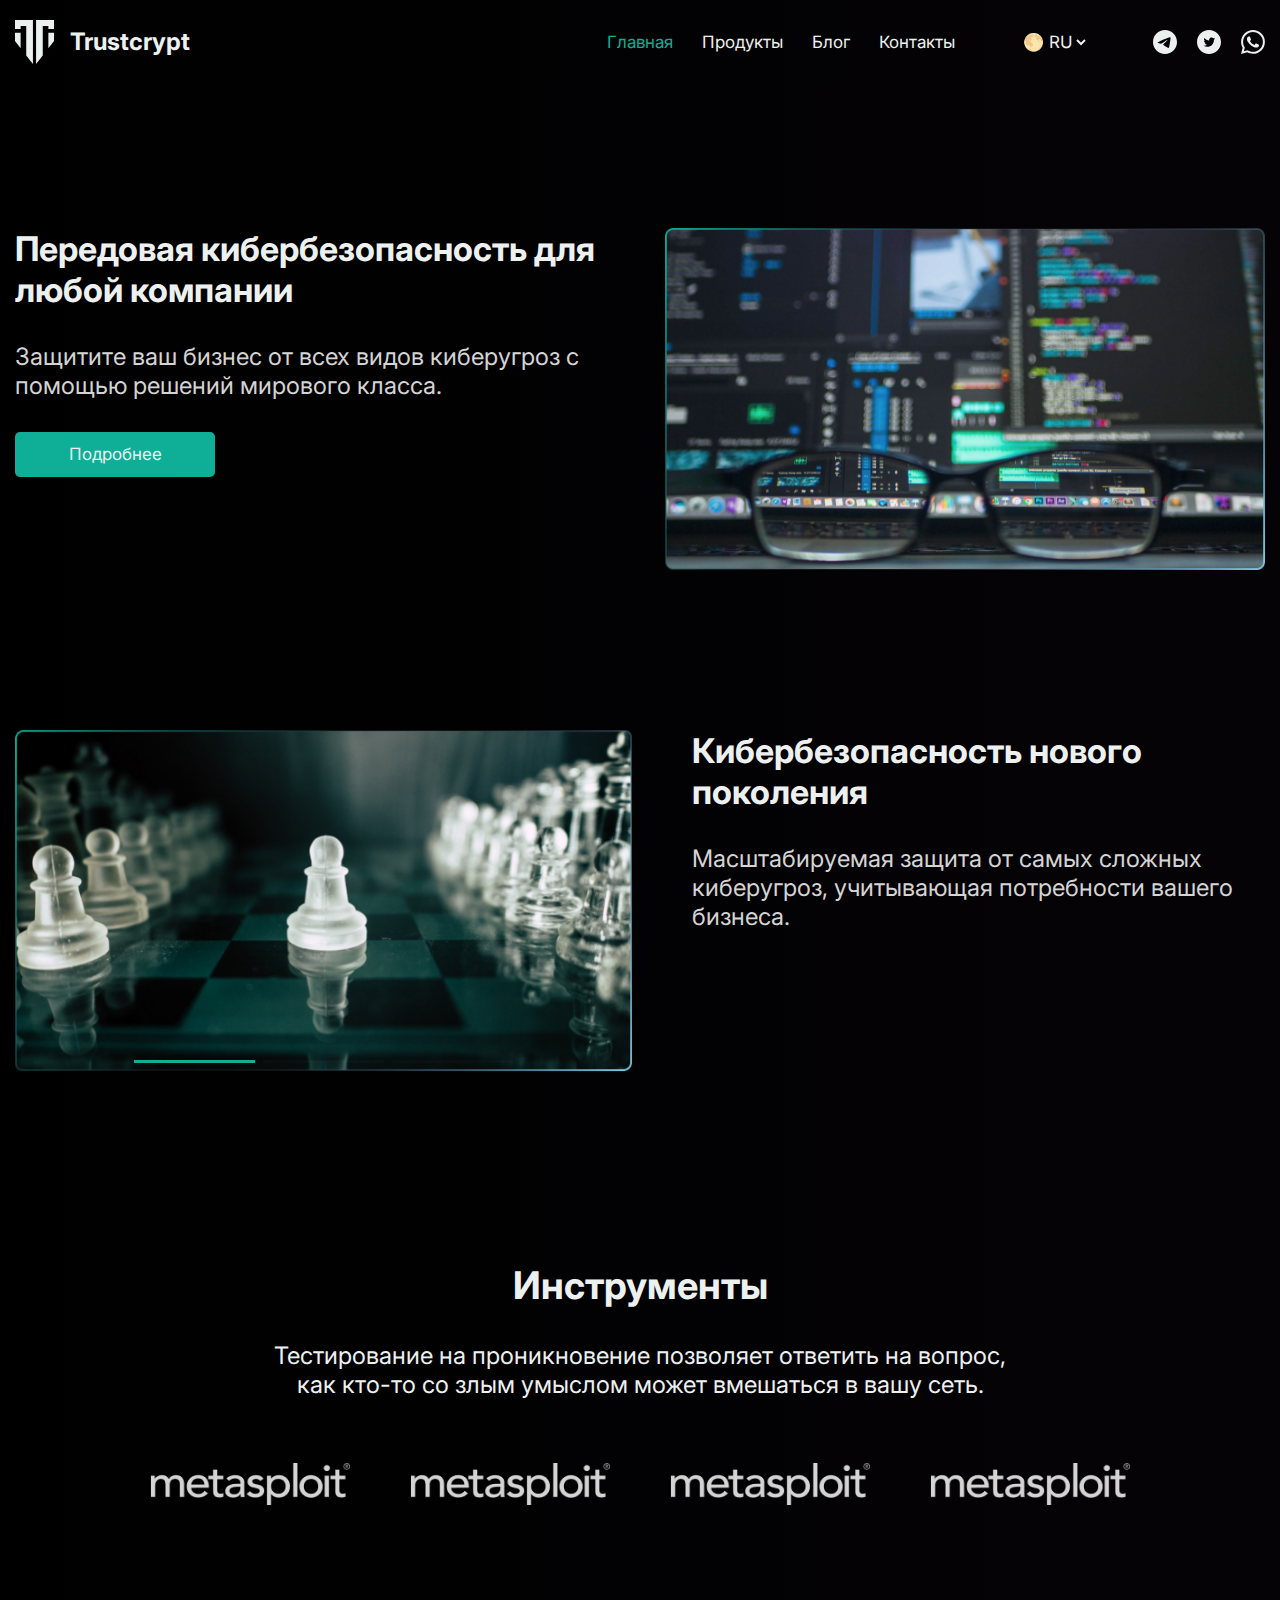
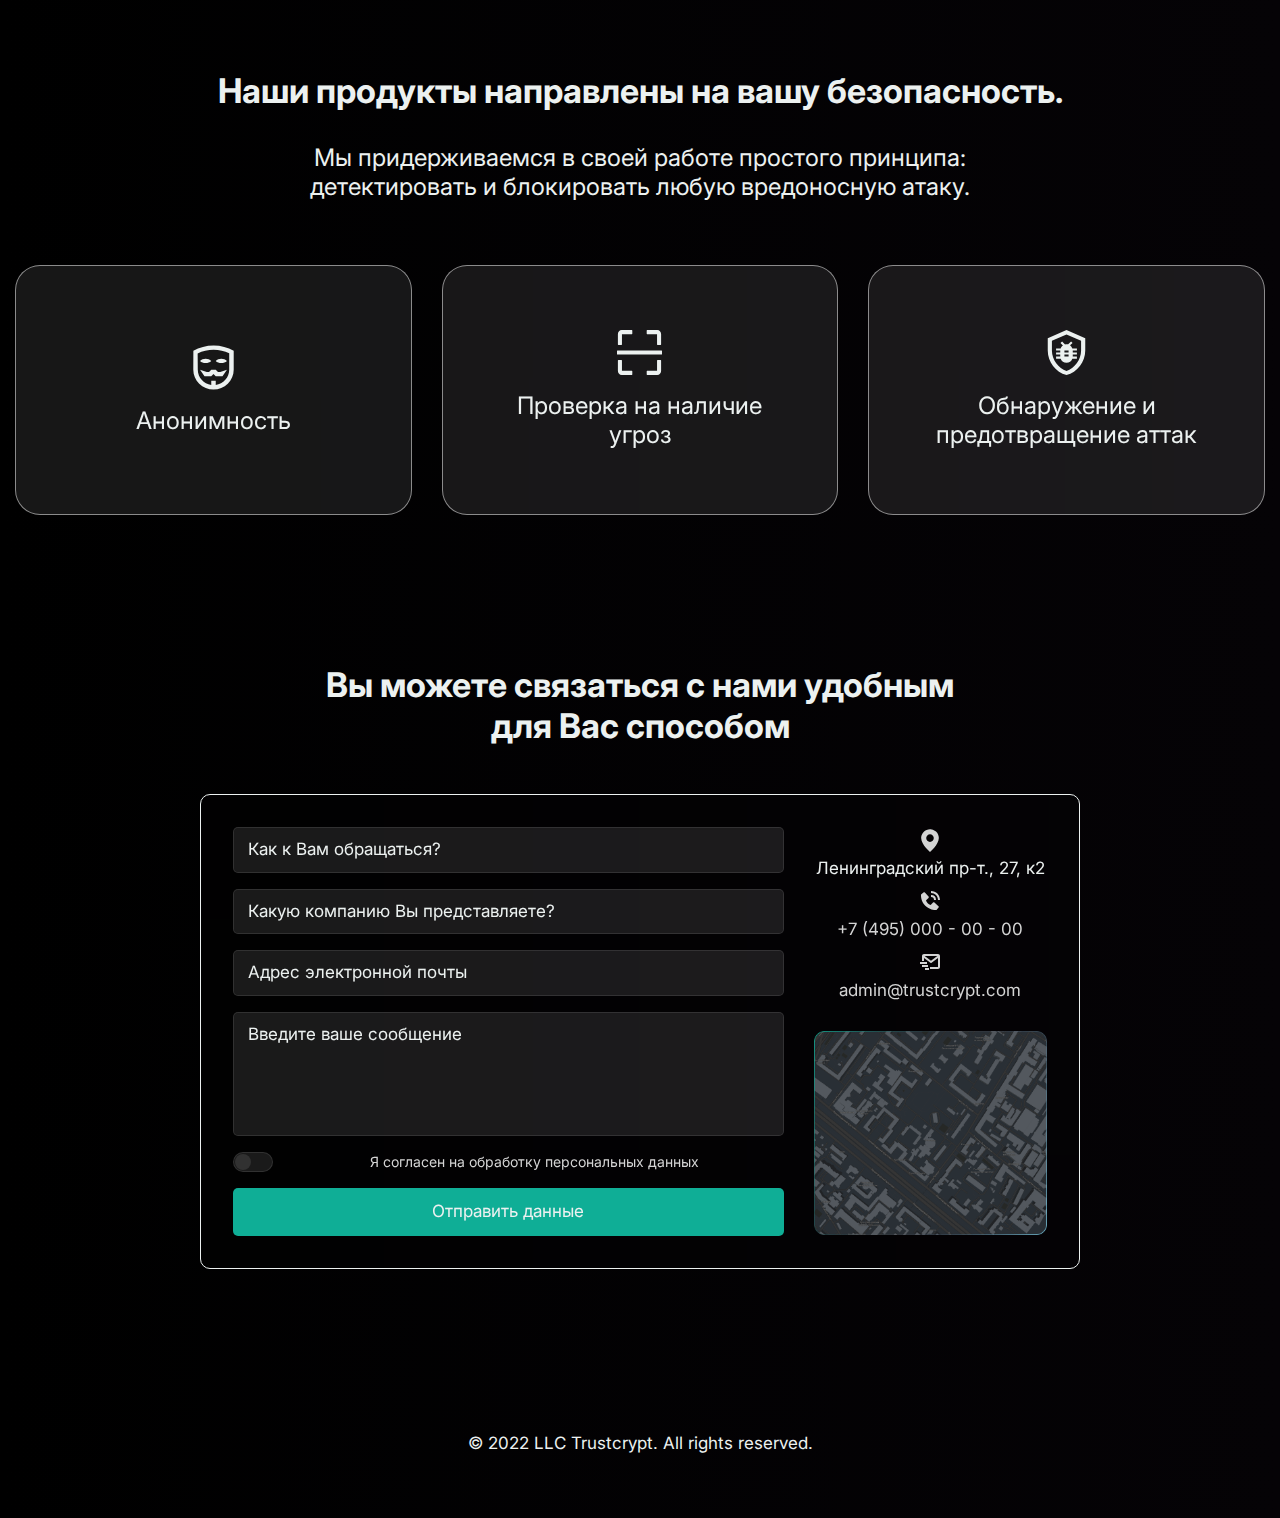
<file: index.html>
<!DOCTYPE html>
<html lang="en">
<head>
    <meta charset="UTF-8">
    <meta http-equiv="X-UA-Compatible" content="IE=edge">
    <meta name="viewport" content="width=device-width, initial-scale=1.0">
    <link rel="icon" type="image/png" href="img/icon.png">
    <link rel="preconnect" href="https://fonts.googleapis.com">
    <link rel="preconnect" href="https://fonts.gstatic.com" crossorigin>
    <link href="https://fonts.googleapis.com/css2?family=Inter:wght@400;700&display=swap" rel="stylesheet">
    <link rel="stylesheet" href="https://cdn.jsdelivr.net/npm/swiper@9/swiper-bundle.min.css"/>
    <link rel="stylesheet" href="css/normalize.css">
    <link rel="stylesheet" href="css/style.css">
    <!-- box-icons -->
    <link href='https://unpkg.com/boxicons@2.1.4/css/boxicons.min.css' rel='stylesheet'>
    <title>Home - TrustCrypt</title>
</head>
<body>
<!-- wrapper -->
    <div class="wrapper">
        <!-- header -->
        <header class="header">
            <div class="container">
                <nav class="nav">
                    <div class="nav__logo">
                        <img src="img/logo.svg" alt="logo" class="logo__img">
                        <h1 class="logo__text">
                            Trustcrypt
                        </h1>
                    </div>
                    <div class="nav__inner">
                        <div class="nav__menu">
                            <ul class="nav__list">
                                <li class="nav__item">
                                    <a href="index.html" class="nav__link nav__link--active">
                                            Главная
                                    </a>
                                </li>
                                <li class="nav__item">
                                    <a href="catalog_product.html" class="nav__link">
                                            Продукты
                                    </a>
                                </li>
                                <li class="nav__item">
                                    <a href="catalog_blog.html" class="nav__link">
                                            Блог
                                    </a>
                                </li>
                                <li class="nav__item">
                                    <a href="contacts.html" class="nav__link">
                                            Контакты
                                    </a>
                                </li>
                            </ul>
                        </div>
                        <div class="nav__select">
                            <div class="select__custom">
                                <select class="select__list">
                                    <option value="0" class="select__option">
                                        &#127765; RU
                                    </option>
                                    <option value="1" class="select__option">
                                        &#127758; AE
                                    </option>
                                    <option value="2" class="select__option">
                                        &#127761; UK
                                    </option>
                                </select>
                            </div>
                        </div>
                        <div class="nav__social">
                            <ul class="social__list">
                                <li class="social__item">
                                    <a href="https://t.me/TrustCryptBlog" class="social__link" target="_blank">
                                        <svg width="24" height="24" viewBox="0 0 24 24" fill="currentColor" xmlns="http://www.w3.org/2000/svg">
                                            <path d="M12 0C5.376 0 0 5.376 0 12C0 18.624 5.376 24 12 24C18.624 24 24 18.624 24 12C24 5.376 18.624 0 12 0ZM17.568 8.16C17.388 10.056 16.608 14.664 16.212 16.788C16.044 17.688 15.708 17.988 15.396 18.024C14.7 18.084 14.172 17.568 13.5 17.124C12.444 16.428 11.844 15.996 10.824 15.324C9.636 14.544 10.404 14.112 11.088 13.416C11.268 13.236 14.34 10.44 14.4 10.188C14.4083 10.1498 14.4072 10.1102 14.3968 10.0726C14.3863 10.0349 14.3668 10.0004 14.34 9.972C14.268 9.912 14.172 9.936 14.088 9.948C13.98 9.972 12.3 11.088 9.024 13.296C8.544 13.62 8.112 13.788 7.728 13.776C7.296 13.764 6.48 13.536 5.868 13.332C5.112 13.092 4.524 12.96 4.572 12.54C4.596 12.324 4.896 12.108 5.46 11.88C8.964 10.356 11.292 9.348 12.456 8.868C15.792 7.476 16.476 7.236 16.932 7.236C17.028 7.236 17.256 7.26 17.4 7.38C17.52 7.476 17.556 7.608 17.568 7.704C17.556 7.776 17.58 7.992 17.568 8.16Z" />
                                        </svg>
                                    </a>
                                </li>
                                <li class="social__item">
                                    <a href="https://twitter.com/keklick1337" class="social__link" target="_blank">
                                        <svg width="24" height="24" viewBox="0 0 24 24" fill="currentColor" xmlns="http://www.w3.org/2000/svg">
                                            <path d="M12 0C5.3725 0 0 5.3725 0 12C0 18.6275 5.3725 24 12 24C18.6275 24 24 18.6275 24 12C24 5.3725 18.6275 0 12 0ZM16.8813 9.83C16.8862 9.9325 16.8875 10.035 16.8875 10.135C16.8875 13.26 14.5113 16.8612 10.1638 16.8612C8.87912 16.8634 7.62121 16.4944 6.54125 15.7987C6.725 15.8212 6.91375 15.83 7.105 15.83C8.2125 15.83 9.23125 15.4538 10.04 14.8188C9.54715 14.8091 9.06959 14.6459 8.67389 14.3519C8.27819 14.0579 7.98406 13.6478 7.8325 13.1788C8.18644 13.2461 8.55106 13.2319 8.89875 13.1375C8.36381 13.0293 7.88275 12.7395 7.53714 12.3171C7.19152 11.8947 7.00263 11.3658 7.0025 10.82V10.7913C7.32125 10.9675 7.68625 11.075 8.07375 11.0875C7.57225 10.7537 7.21723 10.2408 7.08131 9.65392C6.94538 9.06699 7.03881 8.45032 7.3425 7.93C7.93619 8.66 8.67658 9.25718 9.51571 9.68289C10.3548 10.1086 11.274 10.3533 12.2137 10.4012C12.0943 9.89414 12.1457 9.36176 12.36 8.88688C12.5743 8.412 12.9395 8.02124 13.3988 7.77533C13.8582 7.52942 14.3858 7.44215 14.8999 7.52709C15.4139 7.61203 15.8855 7.86441 16.2412 8.245C16.7702 8.14034 17.2775 7.94632 17.7413 7.67125C17.565 8.21892 17.1958 8.68397 16.7025 8.98C17.1711 8.92356 17.6286 8.7976 18.06 8.60625C17.7431 9.08112 17.3439 9.49555 16.8813 9.83Z" />
                                        </svg>
                                    </a>
                                </li>
                                <li class="social__item">
                                    <a href="https://api.whatsapp.com/send/?phone=971588530989&text&type=phone_number&app_absent=0" class="social__link" target="_blank">
                                        <svg width="24" height="24" viewBox="0 0 24 24" fill="currentColor" xmlns="http://www.w3.org/2000/svg">
                                            <path fill-rule="evenodd" clip-rule="evenodd" d="M17.415 14.382C17.117 14.233 15.656 13.515 15.384 13.415C15.112 13.316 14.914 13.267 14.715 13.565C14.517 13.861 13.948 14.531 13.775 14.729C13.601 14.928 13.428 14.952 13.131 14.804C12.834 14.654 11.876 14.341 10.741 13.329C9.858 12.541 9.261 11.568 9.088 11.27C8.915 10.973 9.069 10.812 9.218 10.664C9.352 10.531 9.515 10.317 9.664 10.144C9.813 9.96998 9.862 9.84598 9.961 9.64698C10.061 9.44898 10.011 9.27598 9.936 9.12698C9.862 8.97798 9.268 7.51498 9.02 6.91998C8.779 6.34098 8.534 6.41998 8.352 6.40998C8.178 6.40198 7.98 6.39998 7.782 6.39998C7.584 6.39998 7.262 6.47398 6.99 6.77198C6.717 7.06898 5.95 7.78798 5.95 9.25098C5.95 10.713 7.014 12.126 7.163 12.325C7.312 12.523 9.258 15.525 12.239 16.812C12.949 17.118 13.502 17.301 13.933 17.437C14.645 17.664 15.293 17.632 15.805 17.555C16.375 17.47 17.563 16.836 17.811 16.142C18.058 15.448 18.058 14.853 17.984 14.729C17.91 14.605 17.712 14.531 17.414 14.382H17.415ZM11.993 21.785H11.989C10.2184 21.7853 8.48037 21.3093 6.957 20.407L6.597 20.193L2.855 21.175L3.854 17.527L3.619 17.153C2.62914 15.5773 2.10529 13.7538 2.108 11.893C2.11 6.44298 6.544 2.00898 11.997 2.00898C14.637 2.00898 17.119 3.03898 18.985 4.90698C19.9054 5.82356 20.6349 6.91355 21.1313 8.11388C21.6277 9.31421 21.8811 10.6011 21.877 11.9C21.875 17.35 17.441 21.785 11.993 21.785ZM20.405 3.48798C19.3032 2.3789 17.9922 1.49952 16.5481 0.90078C15.1039 0.302044 13.5553 -0.00413728 11.992 -2.00576e-05C5.438 -2.00576e-05 0.102 5.33498 0.1 11.892C0.096963 13.9787 0.644374 16.0294 1.687 17.837L0 24L6.304 22.346C8.04787 23.2961 10.0021 23.7939 11.988 23.794H11.993C18.547 23.794 23.883 18.459 23.885 11.901C23.8898 10.3383 23.5848 8.79008 22.9874 7.34601C22.3901 5.90195 21.5124 4.59065 20.405 3.48798Z" />
                                        </svg>
                                    </a>
                                </li>
                            </ul>
                        </div>
                    </div>
                    <div class="bx bx-menu" id="menu-icon"></div>
                </nav>
            </div>
        </header>
        <!-- main -->
        <main class="main">
            <div class="container">
                <section class="content-first">
                    <div class="first__text">
                        <h1 class="text__title">
                            Передовая кибербезопасность для любой компании 
                        </h1>
                        <h2 class="text__subtitle">
                            Защитите ваш бизнес от всех видов киберугроз
                            с помощью решений мирового класса. 
                        </h2>
                        <a href="our_story.html" class="text__link">
                            Подробнее
                        </a>
                    </div>
                    <img src="img/content__photo.png" alt="content__photo" class="content__photo">
                </section>
                <section class="content-second">
                    <div class="swiper">
                        <div class="swiper-wrapper">
                            <div class="swiper-slide">
                                <img src="img/slider.png" alt="slide__img" class="slide__img">
                            </div>
                            <div class="swiper-slide">
                                <img src="img/slider2.png" alt="slide__img" class="slide__img">
                            </div>
                            <div class="swiper-slide">
                                <img src="img/slider3.png" alt="slide__img" class="slide__img">
                            </div>
                        </div>
                        <div class="swiper-pagination"></div>
                    </div>
                    <div class="second__text">
                        <h1 class="text__title">
                            Кибербезопасность нового поколения

                        </h1>
                        <h2 class="text__subtitle">
                            Масштабируемая защита от самых сложных
                            киберугроз, учитывающая потребности вашего бизнеса. 
                        </h2>
                    </div>
                </section>
                <section class="content-tools">
                    <h2 class="tools__title">
                        Инструменты
                    </h2>
                    <h3 class="tools__subtitle">
                        Тестирование на проникновение позволяет ответить на вопрос,
                        как кто-то со злым умыслом может вмешаться в вашу сеть.
                    </h3>
                    <ul class="tools__list">
                        <li class="tools__item">
                            <img src="img/Metasploit.png" alt="tools" class="tools__img">
                        </li>
                        <li class="tools__item">
                            <img src="img/Metasploit.png" alt="tools" class="tools__img">
                        </li>
                        <li class="tools__item">
                            <img src="img/Metasploit.png" alt="tools" class="tools__img">
                        </li>
                        <li class="tools__item">
                            <img src="img/Metasploit.png" alt="tools" class="tools__img">
                        </li>
                    </ul>
                </section>
                <section class="content-about">
                    <h2 class="about__title">
                        Наши продукты направлены на вашу безопасность. 
                    </h2>
                    <h3 class="about__subtitle">
                        Мы придерживаемся в своей работе простого принципа:
                        детектировать и блокировать любую вредоносную атаку.
                    </h3>
                    <ul class="about__list">
                        <li class="about__item">
                            <img src="img/anon.svg" alt="icon" class="about__icon">
                            <h3 class="about__text">
                                Анонимность
                            </h3>
                        </li>
                        <li class="about__item">
                            <img src="img/Vector.svg" alt="icon" class="about__icon">
                            <h3 class="about__text">
                                Проверка на наличие угроз
                            </h3>
                        </li>
                        <li class="about__item">
                            <img src="img/shield.svg" alt="icon" class="about__icon">
                            <h3 class="about__text">
                                Обнаружение и предотвращение аттак
                            </h3>
                        </li>
                    </ul>
                </section>
                <section class="content-contact">
                    <h2 class="contact__title">
                        Вы можете связаться с нами
                        удобным для Вас способом
                    </h2>
                    <form action="#" class="contact__form">
                        <div class="contact__data">
                            <input class="contact__item" type="text" id="name" placeholder="Как к Вам обращаться?">
                            <input class="contact__item" type="text" id="company" placeholder="Какую компанию Вы представляете?">
                            <input class="contact__item" type="email" id="email" placeholder="Адрес электронной почты">
                            <textarea class="contact__item" id="message" rows="5" placeholder="Введите ваше сообщение"></textarea>
                            <span class="check-list-item">
                                <label for="agree">
                                    <input type="checkbox" name="agree" id="agree" value="1" aria-invalid="false">
                                    <span class="check">
                                        Я согласен на обработку персональных данных
                                    </span>
                                </label>
                            </span>
                            <button class="contact__btn" type="submit">Отправить данные</button>
                        </div>
                        <div class="contact__map">
                            <div class="contact__location">
                                <ul class="location__list">
                                    <li class="item__map">
                                        <img src="img/location__map.svg" alt="local" class="local__map">
                                        <span>Ленинградский пр-т., 27, к2</span>
                                    </li>
                                    <li class="item__phone">
                                        <a href="tel:74950000000" class="phone__link">
                                            <svg width="24" height="24" viewBox="0 0 24 24" fill="currentColor" xmlns="http://www.w3.org/2000/svg" class="local__map">
                                                <path d="M20 10.999H22C22 5.869 18.127 2 12.99 2V4C17.052 4 20 6.943 20 10.999Z" />
                                                <path d="M13 7.99999C15.103 7.99999 16 8.89699 16 11H18C18 7.77499 16.225 5.99999 13 5.99999V7.99999ZM16.422 13.443C16.2299 13.2683 15.9774 13.1752 15.7178 13.1832C15.4583 13.1912 15.212 13.2998 15.031 13.486L12.638 15.947C12.062 15.837 10.904 15.476 9.71204 14.287C8.52004 13.094 8.15904 11.933 8.05204 11.361L10.511 8.96699C10.6975 8.78612 10.8062 8.53982 10.8142 8.2802C10.8222 8.02059 10.7289 7.76804 10.554 7.57599L6.85904 3.51299C6.68408 3.32035 6.44092 3.2035 6.18119 3.18725C5.92146 3.17101 5.66564 3.25665 5.46804 3.42599L3.29804 5.28699C3.12515 5.46051 3.02196 5.69145 3.00804 5.93599C2.99304 6.18599 2.70704 12.108 7.29904 16.702C11.305 20.707 16.323 21 17.705 21C17.907 21 18.031 20.994 18.064 20.992C18.3086 20.9783 18.5394 20.8747 18.712 20.701L20.572 18.53C20.7415 18.3325 20.8273 18.0768 20.8113 17.817C20.7952 17.5573 20.6785 17.3141 20.486 17.139L16.422 13.443Z" />
                                            </svg>
                                            <span>+7 (495) 000 - 00 - 00</span>
                                        </a>
                                    </li>
                                    <li class="item__email">
                                        <a href="mailto:admin@trustcrypt.com" class="email__link">
                                            <svg width="24" height="24" viewBox="0 0 24 24" fill="currentColor" xmlns="http://www.w3.org/2000/svg" class="local__map">
                                                <path d="M20 4H6C4.897 4 4 4.897 4 6V11H6V8L12.4 12.8C12.5732 12.9297 12.7837 12.9998 13 12.9998C13.2163 12.9998 13.4268 12.9297 13.6 12.8L20 8V17H12V19H20C21.103 19 22 18.103 22 17V6C22 4.897 21.103 4 20 4ZM13 10.75L6.666 6H19.334L13 10.75Z" />
                                                <path d="M2 12H9V14H2V12ZM4 15H10V17H4V15ZM7 18H11V20H7V18Z" />
                                            </svg>
                                            <span>admin@trustcrypt.com</span>
                                        </a>
                                    </li>
                                </ul>
                                <img src="img/location.png" alt="location" class="location__img">
                            </div>
                        </div>
                    </form>
                </section>
            </div>
        </main>
        <!-- footer -->
        <footer class="footer">
            <div class="container">
                <p class="footer__text">
                    © 2022 LLC Trustcrypt. All rights reserved.
                </p>
            </div>
        </footer>
    </div>
<!-- script js -->
    <script src="https://cdn.jsdelivr.net/npm/swiper@9/swiper-bundle.min.js"></script>
    <script src="js/menu.js"></script>
    <script src="js/main.js"></script>
</body>
</html>
</file>
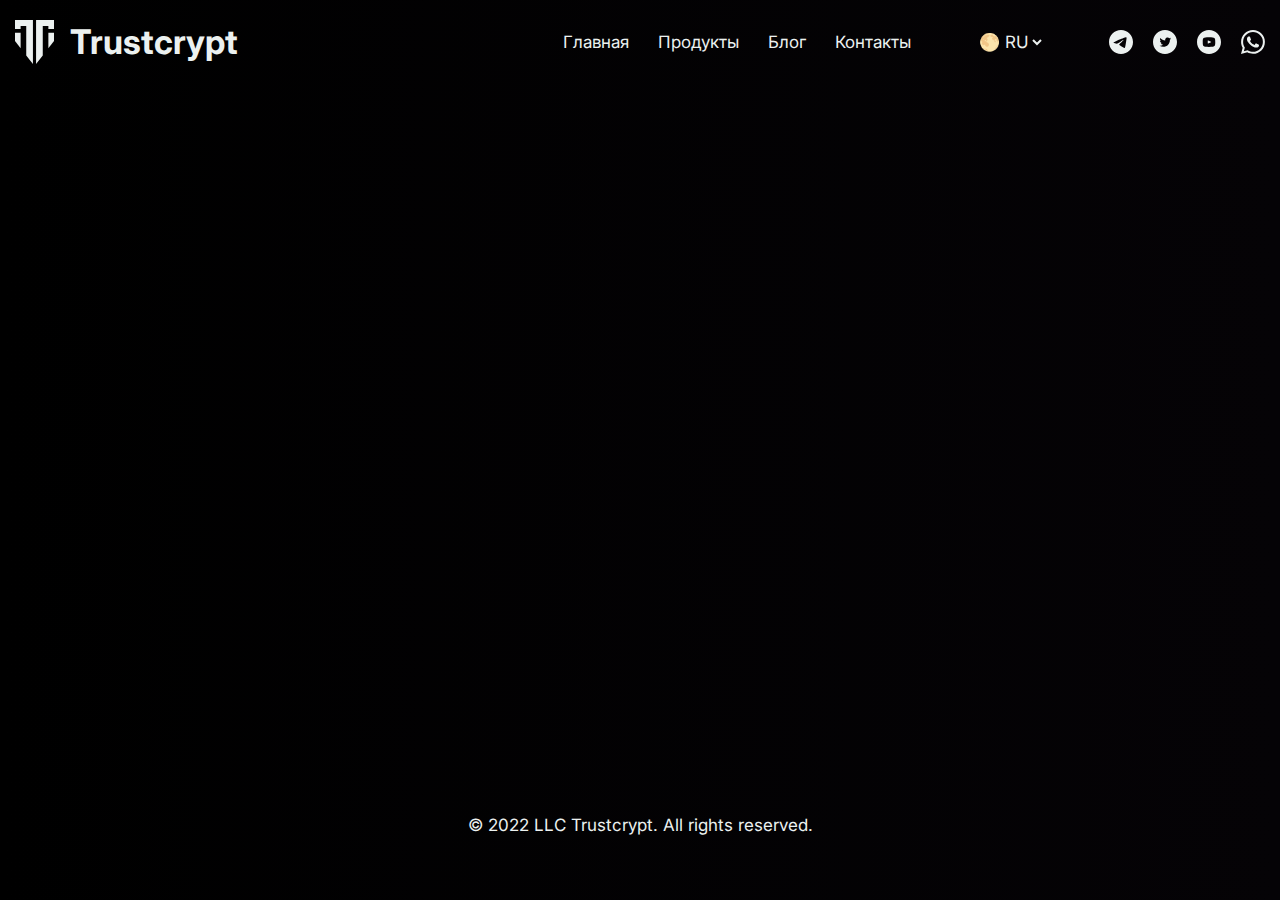
<file: blog_dop.html>
<!DOCTYPE html>
<html lang="en">
<head>
    <meta charset="UTF-8">
    <meta http-equiv="X-UA-Compatible" content="IE=edge">
    <meta name="viewport" content="width=device-width, initial-scale=1.0">
    <link rel="preconnect" href="https://fonts.googleapis.com">
    <link rel="preconnect" href="https://fonts.gstatic.com" crossorigin>
    <link href="https://fonts.googleapis.com/css2?family=Inter:wght@400;700&display=swap" rel="stylesheet">
    <link rel="stylesheet" href="css/normalize.css">
    <link rel="stylesheet" href="css/style.css">
    <title>TrustCrypt</title>
</head>
<body>
<!-- wrapper -->
    <div class="wrapper">
        <!-- header -->
        <header class="header">
            <div class="container">
                <nav class="nav">
                    <div class="nav__logo">
                            <img src="img/logo.svg" alt="logo" class="img__logo">
                            <h1 class="text__logo">
                                Trustcrypt
                            </h1>
                    </div>
                    <div class="nav__inner">
                        <div class="nav__menu">
                            <ul class="nav__list">
                                <li class="nav__item">
                                    <a href="#" class="nav__link">
                                            Главная
                                    </a>
                                </li>
                                <li class="nav__item">
                                    <a href="#" class="nav__link">
                                            Продукты
                                    </a>
                                </li>
                                <li class="nav__item">
                                    <a href="#" class="nav__link">
                                            Блог
                                    </a>
                                </li>
                                <li class="nav__item">
                                    <a href="#" class="nav__link">
                                            Контакты
                                    </a>
                                </li>
                            </ul>
                        </div>
                        <div class="nav__select">
                            <div class="custom__select">
                                <select class="select__list">
                                    <option value="0" class="select__option">
                                        &#127765; RU
                                    </option>
                                    <option value="1" class="select__option">
                                        &#127758; AE
                                    </option>
                                    <option value="2" class="select__option">
                                        &#127761; UK
                                    </option>
                                </select>
                            </div>
                        </div>
                        <div class="nav__social">
                            <ul class="social__list">
                                <li class="social__item">
                                    <a href="#" class="social__link">
                                            <svg width="24" height="24" viewBox="0 0 24 24" fill="currentColor" xmlns="http://www.w3.org/2000/svg">
                                                <path d="M12 0C5.376 0 0 5.376 0 12C0 18.624 5.376 24 12 24C18.624 24 24 18.624 24 12C24 5.376 18.624 0 12 0ZM17.568 8.16C17.388 10.056 16.608 14.664 16.212 16.788C16.044 17.688 15.708 17.988 15.396 18.024C14.7 18.084 14.172 17.568 13.5 17.124C12.444 16.428 11.844 15.996 10.824 15.324C9.636 14.544 10.404 14.112 11.088 13.416C11.268 13.236 14.34 10.44 14.4 10.188C14.4083 10.1498 14.4072 10.1102 14.3968 10.0726C14.3863 10.0349 14.3668 10.0004 14.34 9.972C14.268 9.912 14.172 9.936 14.088 9.948C13.98 9.972 12.3 11.088 9.024 13.296C8.544 13.62 8.112 13.788 7.728 13.776C7.296 13.764 6.48 13.536 5.868 13.332C5.112 13.092 4.524 12.96 4.572 12.54C4.596 12.324 4.896 12.108 5.46 11.88C8.964 10.356 11.292 9.348 12.456 8.868C15.792 7.476 16.476 7.236 16.932 7.236C17.028 7.236 17.256 7.26 17.4 7.38C17.52 7.476 17.556 7.608 17.568 7.704C17.556 7.776 17.58 7.992 17.568 8.16Z" />
                                            </svg>
                                    </a>
                                </li>
                                <li class="social__item">
                                    <a href="#" class="social__link">
                                            <svg width="24" height="24" viewBox="0 0 24 24" fill="currentColor" xmlns="http://www.w3.org/2000/svg">
                                                <path d="M12 0C5.3725 0 0 5.3725 0 12C0 18.6275 5.3725 24 12 24C18.6275 24 24 18.6275 24 12C24 5.3725 18.6275 0 12 0ZM16.8813 9.83C16.8862 9.9325 16.8875 10.035 16.8875 10.135C16.8875 13.26 14.5113 16.8612 10.1638 16.8612C8.87912 16.8634 7.62121 16.4944 6.54125 15.7987C6.725 15.8212 6.91375 15.83 7.105 15.83C8.2125 15.83 9.23125 15.4538 10.04 14.8188C9.54715 14.8091 9.06959 14.6459 8.67389 14.3519C8.27819 14.0579 7.98406 13.6478 7.8325 13.1788C8.18644 13.2461 8.55106 13.2319 8.89875 13.1375C8.36381 13.0293 7.88275 12.7395 7.53714 12.3171C7.19152 11.8947 7.00263 11.3658 7.0025 10.82V10.7913C7.32125 10.9675 7.68625 11.075 8.07375 11.0875C7.57225 10.7537 7.21723 10.2408 7.08131 9.65392C6.94538 9.06699 7.03881 8.45032 7.3425 7.93C7.93619 8.66 8.67658 9.25718 9.51571 9.68289C10.3548 10.1086 11.274 10.3533 12.2137 10.4012C12.0943 9.89414 12.1457 9.36176 12.36 8.88688C12.5743 8.412 12.9395 8.02124 13.3988 7.77533C13.8582 7.52942 14.3858 7.44215 14.8999 7.52709C15.4139 7.61203 15.8855 7.86441 16.2412 8.245C16.7702 8.14034 17.2775 7.94632 17.7413 7.67125C17.565 8.21892 17.1958 8.68397 16.7025 8.98C17.1711 8.92356 17.6286 8.7976 18.06 8.60625C17.7431 9.08112 17.3439 9.49555 16.8813 9.83Z" />
                                            </svg>
                                    </a>
                                </li>
                                <li class="social__item">
                                    <a href="#" class="social__link">
                                            <svg width="24" height="24" viewBox="0 0 24 24" fill="currentColor" xmlns="http://www.w3.org/2000/svg">
                                                <path d="M14.0037 11.7913L11.1963 10.4813C10.9513 10.3675 10.75 10.495 10.75 10.7662V13.2338C10.75 13.505 10.9513 13.6325 11.1963 13.5188L14.0025 12.2087C14.2488 12.0938 14.2487 11.9063 14.0037 11.7913ZM12 0C5.3725 0 0 5.3725 0 12C0 18.6275 5.3725 24 12 24C18.6275 24 24 18.6275 24 12C24 5.3725 18.6275 0 12 0ZM12 16.875C5.8575 16.875 5.75 16.3213 5.75 12C5.75 7.67875 5.8575 7.125 12 7.125C18.1425 7.125 18.25 7.67875 18.25 12C18.25 16.3213 18.1425 16.875 12 16.875Z" />
                                            </svg>
                                    </a>
                                </li>
                                <li class="social__item">
                                    <a href="#" class="social__link">
                                            <svg width="24" height="24" viewBox="0 0 24 24" fill="currentColor" xmlns="http://www.w3.org/2000/svg">
                                                <path fill-rule="evenodd" clip-rule="evenodd" d="M17.415 14.382C17.117 14.233 15.656 13.515 15.384 13.415C15.112 13.316 14.914 13.267 14.715 13.565C14.517 13.861 13.948 14.531 13.775 14.729C13.601 14.928 13.428 14.952 13.131 14.804C12.834 14.654 11.876 14.341 10.741 13.329C9.858 12.541 9.261 11.568 9.088 11.27C8.915 10.973 9.069 10.812 9.218 10.664C9.352 10.531 9.515 10.317 9.664 10.144C9.813 9.96998 9.862 9.84598 9.961 9.64698C10.061 9.44898 10.011 9.27598 9.936 9.12698C9.862 8.97798 9.268 7.51498 9.02 6.91998C8.779 6.34098 8.534 6.41998 8.352 6.40998C8.178 6.40198 7.98 6.39998 7.782 6.39998C7.584 6.39998 7.262 6.47398 6.99 6.77198C6.717 7.06898 5.95 7.78798 5.95 9.25098C5.95 10.713 7.014 12.126 7.163 12.325C7.312 12.523 9.258 15.525 12.239 16.812C12.949 17.118 13.502 17.301 13.933 17.437C14.645 17.664 15.293 17.632 15.805 17.555C16.375 17.47 17.563 16.836 17.811 16.142C18.058 15.448 18.058 14.853 17.984 14.729C17.91 14.605 17.712 14.531 17.414 14.382H17.415ZM11.993 21.785H11.989C10.2184 21.7853 8.48037 21.3093 6.957 20.407L6.597 20.193L2.855 21.175L3.854 17.527L3.619 17.153C2.62914 15.5773 2.10529 13.7538 2.108 11.893C2.11 6.44298 6.544 2.00898 11.997 2.00898C14.637 2.00898 17.119 3.03898 18.985 4.90698C19.9054 5.82356 20.6349 6.91355 21.1313 8.11388C21.6277 9.31421 21.8811 10.6011 21.877 11.9C21.875 17.35 17.441 21.785 11.993 21.785ZM20.405 3.48798C19.3032 2.3789 17.9922 1.49952 16.5481 0.90078C15.1039 0.302044 13.5553 -0.00413728 11.992 -2.00576e-05C5.438 -2.00576e-05 0.102 5.33498 0.1 11.892C0.096963 13.9787 0.644374 16.0294 1.687 17.837L0 24L6.304 22.346C8.04787 23.2961 10.0021 23.7939 11.988 23.794H11.993C18.547 23.794 23.883 18.459 23.885 11.901C23.8898 10.3383 23.5848 8.79008 22.9874 7.34601C22.3901 5.90195 21.5124 4.59065 20.405 3.48798Z" />
                                            </svg>
                                    </a>
                                </li>
                            </ul>
                        </div>
                    </div>
                </nav>
            </div>
        </header>
        <!-- main -->
        <main class="main"></main>
        <!-- footer -->
        <footer class="footer">
            <div class="container">
                <p class="footer__text">
                    © 2022 LLC Trustcrypt. All rights reserved.
                </p>
            </div>
        </footer>
    </div>
</body>
</html>
</file>
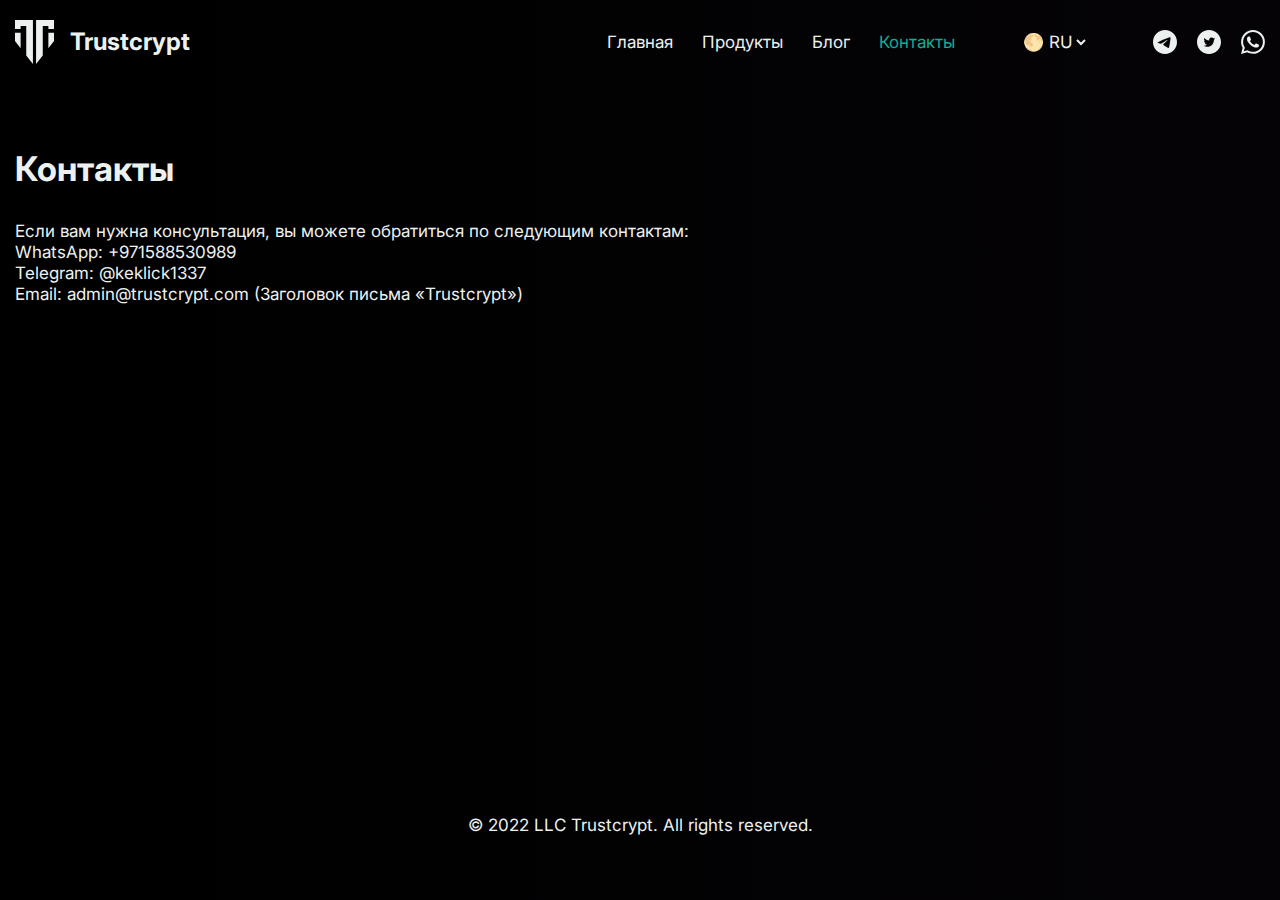
<file: contacts.html>
<!DOCTYPE html>
<html lang="en">
<head>
    <meta charset="UTF-8">
    <meta http-equiv="X-UA-Compatible" content="IE=edge">
    <meta name="viewport" content="width=device-width, initial-scale=1.0">
    <link rel="preconnect" href="https://fonts.googleapis.com">
    <link rel="preconnect" href="https://fonts.gstatic.com" crossorigin>
    <link href="https://fonts.googleapis.com/css2?family=Inter:wght@400;700&display=swap" rel="stylesheet">
    <link rel="stylesheet" href="css/normalize.css">
    <link rel="stylesheet" href="css/style.css">
    <!-- box-icons -->
    <link href='https://unpkg.com/boxicons@2.1.4/css/boxicons.min.css' rel='stylesheet'>
    <title>Contacts - TrustCrypt</title>
</head>
<body>
<!-- wrapper -->
    <div class="wrapper">
        <!-- header -->
        <header class="header">
            <div class="container">
                <nav class="nav">
                    <div class="nav__logo">
                        <a href="index.html" class="logo">
                            <img src="img/logo.svg" alt="logo" class="img__logo">
                            <h1 class="text__logo">
                                Trustcrypt
                            </h1>
                        </a>  
                    </div>
                    <div class="nav__inner">
                        <div class="nav__menu">
                            <ul class="nav__list">
                                <li class="nav__item">
                                    <a href="index.html" class="nav__link">
                                        Главная
                                    </a>
                                </li>
                                <li class="nav__item">
                                    <a href="catalog_product.html" class="nav__link">
                                        Продукты
                                    </a>
                                </li>
                                <li class="nav__item">
                                    <a href="catalog_blog.html" class="nav__link">
                                        Блог
                                    </a>
                                </li>
                                <li class="nav__item">
                                    <a href="contacts.html" class="nav__link nav__link--active">
                                        Контакты
                                    </a>
                                </li>
                            </ul>
                        </div>
                        <div class="nav__select">
                            <div class="custom__select">
                                <select class="select__list">
                                    <option value="0" class="select__option">
                                        &#127765; RU
                                    </option>
                                    <option value="1" class="select__option">
                                        &#127758; AE
                                    </option>
                                    <option value="2" class="select__option">
                                        &#127761; UK
                                    </option>
                                </select>
                            </div>
                        </div>
                        <div class="nav__social">
                            <ul class="social__list">
                                <li class="social__item">
                                    <a href="https://t.me/TrustCryptBlog" class="social__link" target="_blank">
                                        <svg width="24" height="24" viewBox="0 0 24 24" fill="currentColor" xmlns="http://www.w3.org/2000/svg">
                                            <path d="M12 0C5.376 0 0 5.376 0 12C0 18.624 5.376 24 12 24C18.624 24 24 18.624 24 12C24 5.376 18.624 0 12 0ZM17.568 8.16C17.388 10.056 16.608 14.664 16.212 16.788C16.044 17.688 15.708 17.988 15.396 18.024C14.7 18.084 14.172 17.568 13.5 17.124C12.444 16.428 11.844 15.996 10.824 15.324C9.636 14.544 10.404 14.112 11.088 13.416C11.268 13.236 14.34 10.44 14.4 10.188C14.4083 10.1498 14.4072 10.1102 14.3968 10.0726C14.3863 10.0349 14.3668 10.0004 14.34 9.972C14.268 9.912 14.172 9.936 14.088 9.948C13.98 9.972 12.3 11.088 9.024 13.296C8.544 13.62 8.112 13.788 7.728 13.776C7.296 13.764 6.48 13.536 5.868 13.332C5.112 13.092 4.524 12.96 4.572 12.54C4.596 12.324 4.896 12.108 5.46 11.88C8.964 10.356 11.292 9.348 12.456 8.868C15.792 7.476 16.476 7.236 16.932 7.236C17.028 7.236 17.256 7.26 17.4 7.38C17.52 7.476 17.556 7.608 17.568 7.704C17.556 7.776 17.58 7.992 17.568 8.16Z" />
                                        </svg>
                                    </a>
                                </li>
                                <li class="social__item">
                                    <a href="https://twitter.com/keklick1337" class="social__link" target="_blank">
                                        <svg width="24" height="24" viewBox="0 0 24 24" fill="currentColor" xmlns="http://www.w3.org/2000/svg">
                                            <path d="M12 0C5.3725 0 0 5.3725 0 12C0 18.6275 5.3725 24 12 24C18.6275 24 24 18.6275 24 12C24 5.3725 18.6275 0 12 0ZM16.8813 9.83C16.8862 9.9325 16.8875 10.035 16.8875 10.135C16.8875 13.26 14.5113 16.8612 10.1638 16.8612C8.87912 16.8634 7.62121 16.4944 6.54125 15.7987C6.725 15.8212 6.91375 15.83 7.105 15.83C8.2125 15.83 9.23125 15.4538 10.04 14.8188C9.54715 14.8091 9.06959 14.6459 8.67389 14.3519C8.27819 14.0579 7.98406 13.6478 7.8325 13.1788C8.18644 13.2461 8.55106 13.2319 8.89875 13.1375C8.36381 13.0293 7.88275 12.7395 7.53714 12.3171C7.19152 11.8947 7.00263 11.3658 7.0025 10.82V10.7913C7.32125 10.9675 7.68625 11.075 8.07375 11.0875C7.57225 10.7537 7.21723 10.2408 7.08131 9.65392C6.94538 9.06699 7.03881 8.45032 7.3425 7.93C7.93619 8.66 8.67658 9.25718 9.51571 9.68289C10.3548 10.1086 11.274 10.3533 12.2137 10.4012C12.0943 9.89414 12.1457 9.36176 12.36 8.88688C12.5743 8.412 12.9395 8.02124 13.3988 7.77533C13.8582 7.52942 14.3858 7.44215 14.8999 7.52709C15.4139 7.61203 15.8855 7.86441 16.2412 8.245C16.7702 8.14034 17.2775 7.94632 17.7413 7.67125C17.565 8.21892 17.1958 8.68397 16.7025 8.98C17.1711 8.92356 17.6286 8.7976 18.06 8.60625C17.7431 9.08112 17.3439 9.49555 16.8813 9.83Z" />
                                        </svg>
                                    </a>
                                </li>
                                <li class="social__item">
                                    <a href="https://api.whatsapp.com/send/?phone=971588530989&text&type=phone_number&app_absent=0" class="social__link" target="_blank">
                                        <svg width="24" height="24" viewBox="0 0 24 24" fill="currentColor" xmlns="http://www.w3.org/2000/svg">
                                            <path fill-rule="evenodd" clip-rule="evenodd" d="M17.415 14.382C17.117 14.233 15.656 13.515 15.384 13.415C15.112 13.316 14.914 13.267 14.715 13.565C14.517 13.861 13.948 14.531 13.775 14.729C13.601 14.928 13.428 14.952 13.131 14.804C12.834 14.654 11.876 14.341 10.741 13.329C9.858 12.541 9.261 11.568 9.088 11.27C8.915 10.973 9.069 10.812 9.218 10.664C9.352 10.531 9.515 10.317 9.664 10.144C9.813 9.96998 9.862 9.84598 9.961 9.64698C10.061 9.44898 10.011 9.27598 9.936 9.12698C9.862 8.97798 9.268 7.51498 9.02 6.91998C8.779 6.34098 8.534 6.41998 8.352 6.40998C8.178 6.40198 7.98 6.39998 7.782 6.39998C7.584 6.39998 7.262 6.47398 6.99 6.77198C6.717 7.06898 5.95 7.78798 5.95 9.25098C5.95 10.713 7.014 12.126 7.163 12.325C7.312 12.523 9.258 15.525 12.239 16.812C12.949 17.118 13.502 17.301 13.933 17.437C14.645 17.664 15.293 17.632 15.805 17.555C16.375 17.47 17.563 16.836 17.811 16.142C18.058 15.448 18.058 14.853 17.984 14.729C17.91 14.605 17.712 14.531 17.414 14.382H17.415ZM11.993 21.785H11.989C10.2184 21.7853 8.48037 21.3093 6.957 20.407L6.597 20.193L2.855 21.175L3.854 17.527L3.619 17.153C2.62914 15.5773 2.10529 13.7538 2.108 11.893C2.11 6.44298 6.544 2.00898 11.997 2.00898C14.637 2.00898 17.119 3.03898 18.985 4.90698C19.9054 5.82356 20.6349 6.91355 21.1313 8.11388C21.6277 9.31421 21.8811 10.6011 21.877 11.9C21.875 17.35 17.441 21.785 11.993 21.785ZM20.405 3.48798C19.3032 2.3789 17.9922 1.49952 16.5481 0.90078C15.1039 0.302044 13.5553 -0.00413728 11.992 -2.00576e-05C5.438 -2.00576e-05 0.102 5.33498 0.1 11.892C0.096963 13.9787 0.644374 16.0294 1.687 17.837L0 24L6.304 22.346C8.04787 23.2961 10.0021 23.7939 11.988 23.794H11.993C18.547 23.794 23.883 18.459 23.885 11.901C23.8898 10.3383 23.5848 8.79008 22.9874 7.34601C22.3901 5.90195 21.5124 4.59065 20.405 3.48798Z" />
                                        </svg>
                                    </a>
                                </li>
                            </ul>
                        </div>
                    </div>
                    <div class="bx bx-menu" id="menu-icon"></div>
                </nav>
            </div>
        </header>
        <!-- main -->
        <main class="main">
            <div class="container">
                <div class="contacts-item">
                    <h1 class="contacts-title">
                        Контакты
                    </h1>
                    <p>
                        Если вам нужна консультация, вы можете обратиться по следующим контактам:
                    </p>
                    <p class="contacts-whatsapp">
                        WhatsApp: <a href="tel:971588530989" class="whatsapp__link" target="_blank">+971588530989</a>
                    </p>
                    <p class="contacts-telegram">
                        Telegram: <a href="https://t.me/keklick1337" class="telegram__link" target="_blank">@keklick1337</a>
                    </p>
                    <p class="contacts-email">
                        Email: <a href="mailto:admin@trustcrypt.com" class="email__item__link">admin@trustcrypt.com</a>(Заголовок письма «Trustcrypt»)
                    </p>
                </div>
            </div>
        </main>
        <!-- footer -->
        <footer class="footer">
            <div class="container">
                <p class="footer__text">
                    © 2022 LLC Trustcrypt. All rights reserved.
                </p>
            </div>
        </footer>
    </div>
    <script src="js/menu.js"></script>
</body>
</html>
</file>
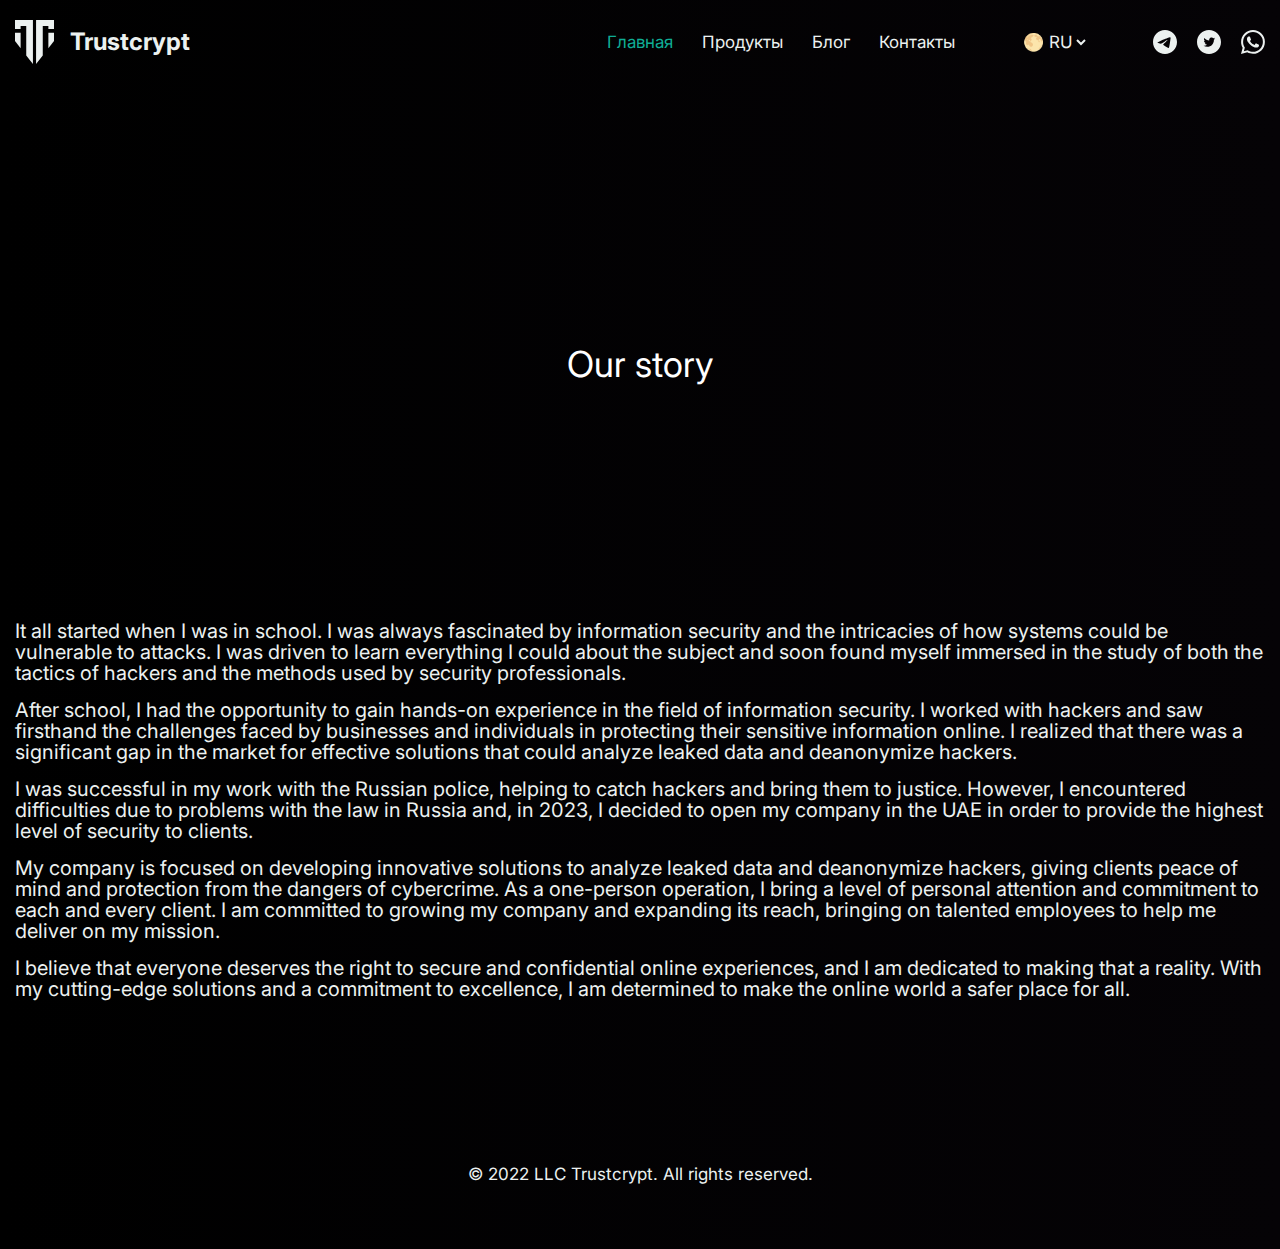
<file: our_story.html>
<!DOCTYPE html>
<html lang="en">
<head>
    <meta charset="UTF-8">
    <meta http-equiv="X-UA-Compatible" content="IE=edge">
    <meta name="viewport" content="width=device-width, initial-scale=1.0">
    <link rel="preconnect" href="https://fonts.googleapis.com">
    <link rel="preconnect" href="https://fonts.gstatic.com" crossorigin>
    <link href="https://fonts.googleapis.com/css2?family=Inter:wght@400;700&display=swap" rel="stylesheet">
    <link rel="stylesheet" href="css/normalize.css">
    <link rel="stylesheet" href="css/style.css">
    <!-- box-icons -->
    <link href='https://unpkg.com/boxicons@2.1.4/css/boxicons.min.css' rel='stylesheet'>
    <title> OurStory - TrustCrypt</title>
</head>
<body>
<!-- wrapper -->
    <div class="wrapper">
        <!-- header -->
        <header class="header">
            <div class="container">
                <nav class="nav">
                    <div class="nav__logo">
                        <a href="index.html" class="logo">
                            <img src="img/logo.svg" alt="logo" class="img__logo">
                            <h1 class="text__logo">
                                Trustcrypt
                            </h1>
                        </a>
                    </div>
                    <div class="nav__inner">
                        <div class="nav__menu">
                            <ul class="nav__list">
                                <li class="nav__item">
                                    <a href="index.html" class="nav__link nav__link--active">
                                            Главная
                                    </a>
                                </li>
                                <li class="nav__item">
                                    <a href="catalog_product.html" class="nav__link">
                                            Продукты
                                    </a>
                                </li>
                                <li class="nav__item">
                                    <a href="catalog_blog.html" class="nav__link">
                                            Блог
                                    </a>
                                </li>
                                <li class="nav__item">
                                    <a href="contacts.html" class="nav__link">
                                            Контакты
                                    </a>
                                </li>
                            </ul>
                        </div>
                        <div class="nav__select">
                            <div class="custom__select">
                                <select class="select__list">
                                    <option value="0" class="select__option">
                                        &#127765; RU
                                    </option>
                                    <option value="1" class="select__option">
                                        &#127758; AE
                                    </option>
                                    <option value="2" class="select__option">
                                        &#127761; UK
                                    </option>
                                </select>
                            </div>
                        </div>
                        <div class="nav__social">
                            <ul class="social__list">
                                <li class="social__item">
                                    <a href="https://t.me/TrustCryptBlog" class="social__link" target="_blank">
                                        <svg width="24" height="24" viewBox="0 0 24 24" fill="currentColor" xmlns="http://www.w3.org/2000/svg">
                                            <path d="M12 0C5.376 0 0 5.376 0 12C0 18.624 5.376 24 12 24C18.624 24 24 18.624 24 12C24 5.376 18.624 0 12 0ZM17.568 8.16C17.388 10.056 16.608 14.664 16.212 16.788C16.044 17.688 15.708 17.988 15.396 18.024C14.7 18.084 14.172 17.568 13.5 17.124C12.444 16.428 11.844 15.996 10.824 15.324C9.636 14.544 10.404 14.112 11.088 13.416C11.268 13.236 14.34 10.44 14.4 10.188C14.4083 10.1498 14.4072 10.1102 14.3968 10.0726C14.3863 10.0349 14.3668 10.0004 14.34 9.972C14.268 9.912 14.172 9.936 14.088 9.948C13.98 9.972 12.3 11.088 9.024 13.296C8.544 13.62 8.112 13.788 7.728 13.776C7.296 13.764 6.48 13.536 5.868 13.332C5.112 13.092 4.524 12.96 4.572 12.54C4.596 12.324 4.896 12.108 5.46 11.88C8.964 10.356 11.292 9.348 12.456 8.868C15.792 7.476 16.476 7.236 16.932 7.236C17.028 7.236 17.256 7.26 17.4 7.38C17.52 7.476 17.556 7.608 17.568 7.704C17.556 7.776 17.58 7.992 17.568 8.16Z" />
                                        </svg>
                                    </a>
                                </li>
                                <li class="social__item">
                                    <a href="https://twitter.com/keklick1337" class="social__link" target="_blank">
                                        <svg width="24" height="24" viewBox="0 0 24 24" fill="currentColor" xmlns="http://www.w3.org/2000/svg">
                                            <path d="M12 0C5.3725 0 0 5.3725 0 12C0 18.6275 5.3725 24 12 24C18.6275 24 24 18.6275 24 12C24 5.3725 18.6275 0 12 0ZM16.8813 9.83C16.8862 9.9325 16.8875 10.035 16.8875 10.135C16.8875 13.26 14.5113 16.8612 10.1638 16.8612C8.87912 16.8634 7.62121 16.4944 6.54125 15.7987C6.725 15.8212 6.91375 15.83 7.105 15.83C8.2125 15.83 9.23125 15.4538 10.04 14.8188C9.54715 14.8091 9.06959 14.6459 8.67389 14.3519C8.27819 14.0579 7.98406 13.6478 7.8325 13.1788C8.18644 13.2461 8.55106 13.2319 8.89875 13.1375C8.36381 13.0293 7.88275 12.7395 7.53714 12.3171C7.19152 11.8947 7.00263 11.3658 7.0025 10.82V10.7913C7.32125 10.9675 7.68625 11.075 8.07375 11.0875C7.57225 10.7537 7.21723 10.2408 7.08131 9.65392C6.94538 9.06699 7.03881 8.45032 7.3425 7.93C7.93619 8.66 8.67658 9.25718 9.51571 9.68289C10.3548 10.1086 11.274 10.3533 12.2137 10.4012C12.0943 9.89414 12.1457 9.36176 12.36 8.88688C12.5743 8.412 12.9395 8.02124 13.3988 7.77533C13.8582 7.52942 14.3858 7.44215 14.8999 7.52709C15.4139 7.61203 15.8855 7.86441 16.2412 8.245C16.7702 8.14034 17.2775 7.94632 17.7413 7.67125C17.565 8.21892 17.1958 8.68397 16.7025 8.98C17.1711 8.92356 17.6286 8.7976 18.06 8.60625C17.7431 9.08112 17.3439 9.49555 16.8813 9.83Z" />
                                        </svg>
                                    </a>
                                </li>
                                <li class="social__item">
                                    <a href="https://api.whatsapp.com/send/?phone=971588530989&text&type=phone_number&app_absent=0" class="social__link" target="_blank">
                                        <svg width="24" height="24" viewBox="0 0 24 24" fill="currentColor" xmlns="http://www.w3.org/2000/svg">
                                            <path fill-rule="evenodd" clip-rule="evenodd" d="M17.415 14.382C17.117 14.233 15.656 13.515 15.384 13.415C15.112 13.316 14.914 13.267 14.715 13.565C14.517 13.861 13.948 14.531 13.775 14.729C13.601 14.928 13.428 14.952 13.131 14.804C12.834 14.654 11.876 14.341 10.741 13.329C9.858 12.541 9.261 11.568 9.088 11.27C8.915 10.973 9.069 10.812 9.218 10.664C9.352 10.531 9.515 10.317 9.664 10.144C9.813 9.96998 9.862 9.84598 9.961 9.64698C10.061 9.44898 10.011 9.27598 9.936 9.12698C9.862 8.97798 9.268 7.51498 9.02 6.91998C8.779 6.34098 8.534 6.41998 8.352 6.40998C8.178 6.40198 7.98 6.39998 7.782 6.39998C7.584 6.39998 7.262 6.47398 6.99 6.77198C6.717 7.06898 5.95 7.78798 5.95 9.25098C5.95 10.713 7.014 12.126 7.163 12.325C7.312 12.523 9.258 15.525 12.239 16.812C12.949 17.118 13.502 17.301 13.933 17.437C14.645 17.664 15.293 17.632 15.805 17.555C16.375 17.47 17.563 16.836 17.811 16.142C18.058 15.448 18.058 14.853 17.984 14.729C17.91 14.605 17.712 14.531 17.414 14.382H17.415ZM11.993 21.785H11.989C10.2184 21.7853 8.48037 21.3093 6.957 20.407L6.597 20.193L2.855 21.175L3.854 17.527L3.619 17.153C2.62914 15.5773 2.10529 13.7538 2.108 11.893C2.11 6.44298 6.544 2.00898 11.997 2.00898C14.637 2.00898 17.119 3.03898 18.985 4.90698C19.9054 5.82356 20.6349 6.91355 21.1313 8.11388C21.6277 9.31421 21.8811 10.6011 21.877 11.9C21.875 17.35 17.441 21.785 11.993 21.785ZM20.405 3.48798C19.3032 2.3789 17.9922 1.49952 16.5481 0.90078C15.1039 0.302044 13.5553 -0.00413728 11.992 -2.00576e-05C5.438 -2.00576e-05 0.102 5.33498 0.1 11.892C0.096963 13.9787 0.644374 16.0294 1.687 17.837L0 24L6.304 22.346C8.04787 23.2961 10.0021 23.7939 11.988 23.794H11.993C18.547 23.794 23.883 18.459 23.885 11.901C23.8898 10.3383 23.5848 8.79008 22.9874 7.34601C22.3901 5.90195 21.5124 4.59065 20.405 3.48798Z" />
                                        </svg>
                                    </a>
                                </li>
                            </ul>
                        </div>
                    </div>
                    <div class="bx bx-menu" id="menu-icon"></div>
                </nav>
            </div>
        </header>
        <!-- main -->
        <main class="main">
            <div class="container">
                <div class="img-and-title"></div>
                <p class="story-title">
                    Our story
                </p>
                <div class="story-information">
                    <p class="story-info">
                        It all started when I was in school. I was always fascinated by information security and the intricacies of how systems could be vulnerable
                        to attacks. I was driven to learn everything I could about the subject and soon found myself immersed in the study of both the tactics of
                        hackers and the methods used by security professionals.
                    </p>
                    <p class="story-info">
                        After school, I had the opportunity to gain hands-on experience in the field of information security. I worked with hackers and saw
                        firsthand the challenges faced by businesses and individuals in protecting their sensitive information online. I realized that there was a
                        significant gap in the market for effective solutions that could analyze leaked data and deanonymize hackers.
                    </p>
                    <p class="story-info">
                        I was successful in my work with the Russian police, helping to catch hackers and bring them to justice. However, I encountered
                        difficulties due to problems with the law in Russia and, in 2023, I decided to open my company in the UAE in order to provide the highest
                        level of security to clients.
                    </p>
                    <p class="story-info">
                        My company is focused on developing innovative solutions to analyze leaked data and deanonymize hackers, giving clients peace of mind
                        and protection from the dangers of cybercrime. As a one-person operation, I bring a level of personal attention and commitment to each
                        and every client. I am committed to growing my company and expanding its reach, bringing on talented employees to help me deliver on
                        my mission.
                    </p>
                    <p class="story-info">
                        I believe that everyone deserves the right to secure and confidential online experiences, and I am dedicated to making that a reality. With
                        my cutting-edge solutions and a commitment to excellence, I am determined to make the online world a safer place for all.
                    </p>
                </div>
            </div>
        </main>
        <!-- footer -->
        <footer class="footer">
            <div class="container">
                <p class="footer__text">
                    © 2022 LLC Trustcrypt. All rights reserved.
                </p>
            </div>
        </footer>
    </div>
    <script src="js/menu.js"></script>
</body>
</html>
</file>
<file: css/style.css>
html {
    box-sizing: border-box;
}
html, body {
    height: 100%;
}
*, *::after, *::before {
    box-sizing: inherit;
    margin: 0;
    padding: 0;
}
ul {
    list-style: none;
}
a {
    text-decoration: none;
    color: inherit;
}
h1, h2, h3, h4, h5, h6, p, a {
    padding: 0;
    margin: 0;
}
span {
    font-weight: 400;
    font-size: 17px;
    line-height: 1.23;
}
body {
    font-family: 'Inter', sans-serif;
    font-size: 17px;
    font-weight: 400;
    line-height: 1.2;
    background: linear-gradient(to left, #050306 0%, black 100%);
    /* background: url(https://catherineasquithgallery.com/uploads/posts/2021-02/1612889533_149-p-krasno-sinii-neonovii-fon-197.jpg); */
    width: 100%;
    height: 100vh;
    /* background-position: center;
    background-size: cover; */
    color: #ECF1F0;
    animation: animateBg 10s linear infinite;
}
@keyframes animateBg {
    100% {
        filter: hue-rotate(360deg);
    }
}
.wrapper {
    min-height: 100%;
    display: flex;
    flex-direction: column;
}
.container {
    max-width: 1330px;
    margin: 0 auto;
    padding: 0 15px;
}
/* header========================================================= */
.header {
    padding: 20px 0 20px;
    position: sticky;
    top: 0;
    z-index: 10;
    /* backdrop-filter: blur(100px); */
    background: linear-gradient(to left, #050306 0%, black 100%);
}
/* nav=============================== */
.nav {
    display: flex;
    justify-content: space-between;
    align-items: center;
}
/* nav__logo========== */
.nav__logo {
    display: flex;
    align-items: center;
    gap: 16px;
    cursor: pointer;
}
.logo {
    display: flex;
    align-items: center;
    gap: 16px;
}
.logo h1 {
    font-size: 24px;
    line-height: 1.21;
}
.logo__text {
    font-weight: 700;
    font-size: 24px;
    line-height: 1.21;
}
/* menu-icon */
#menu-icon {
    font-size: 3.0rem;
    color: var(--text-color);
    cursor: pointer;
    display: none;
}
/* nav__inner========== */
.nav__inner {
    display: flex;
    align-items: center;
    gap: 64px;
}
.nav__list {
    display: flex;
    align-items: center;
    gap: 29px;
    font-family: 'Inter';
    font-style: normal;
    font-weight: 400;
    font-size: 17px;
    line-height: 1.25;
}
.nav__link {
    display: block;
    height: 21px;
    transition: .3s ease-in-out;
}
.nav__link:hover {
    color: #0FAE96;
}
.nav__link:active {
    color: #027463;
}
.nav__link--active {
    color: #0FAE96;
}
.select__list {
    background-color: transparent;
    font-family: 'Inter';
    font-style: normal;
    font-weight: 400;
    font-size: 17px;
    line-height: 1.2;
    color: #ECF1F0;
    border: none;
    cursor: pointer;
}
.select__option {
    background-color: #050306;
}
.social__list {
    display: flex;
    gap: 20px;
}
.social__item {
    height: 24px;
}
.social__link {
    color: #ECF1F0;
    transition: .3s ease-in-out;
}
.social__link:hover {
    color: #0FAE96;
}
.social__link:active {
    color: #027463;
}
/* main=========================================================== */
.main {
    flex-grow: 1;
    background: url(https://catherineasquithgallery.com/uploads/posts/2021-02/1612889533_149-p-krasno-sinii-neonovii-fon-197.jpg);
    width: 100%;
    height: 100%;
    /* background-position: center; */
    background-size: calc(100vh - 64px);
    padding-bottom: 100px;
}
/* content-first======== */
.content-first {
    display: flex;
    gap: 67px;
    padding-top: 144px;
    margin-bottom: 160px;
}
.text__title {
    font-weight: 700;
    font-size: 34px;
    line-height: 1.21;
    margin-bottom: 32px;
}
.text__subtitle {
    font-weight: 400;
    font-size: 24px;
    line-height: 1.21;
    color: #D4D4D4;
    margin-bottom: 32px;
}
.text__link {
    display: flex;
    justify-content: center;
    background-color: #0FAE96;
    padding: 12px 37px;
    max-width: 200px;
    width: 100%;
    font-weight: 400;
    line-height: 1.24;
    border-radius: 5px;
    transition: .3s ease-in-out;
    color: #ECF1F0;
}
.text__link:hover {
    background-color: #058F7B;
    color: #F9F9F9;
}
.text__link:active {
    background-color: #027463;
    color: #DFDFDF;
}
.content__photo {
    width: 100%;
}
/* content-second========= */
.content-second {
    display: flex;
    gap: 64px;
    margin-bottom: 187px;
}
.swiper {
    width: 100%;
}
.swiper-pagination {
    position: absolute;
    text-align: center;
    transition: .3s opacity;
    transform: translate3d(0,0,0);
    z-index: 10;
}
.swiper-horizontal>.swiper-pagination-bullets .swiper-pagination-bullet, .swiper-pagination-horizontal.swiper-pagination-bullets .swiper-pagination-bullet {
    margin: 0 var(--swiper-pagination-bullet-horizontal-gap,4px);
}
.swiper-pagination-bullet {
    width: 121px;
    height: 3px;
    background-color: rgba(255, 255, 255, 0.1);
    border-radius: 0;
    /* margin: 0 18px !important; */
}
.swiper-pagination-bullet-active {
    background-color: #0FAE96;
}
/* content-tools========== */
.content-tools {
    text-align: center;
}
.tools__title {
    font-weight: 700;
    font-size: 38px;
    line-height: 1.21;
    margin-bottom: 32px;
}
.tools__subtitle {
    font-weight: 400;
    font-size: 24px;
    line-height: 1.21;
    max-width: 762px;
    margin: 0 auto;
    margin-bottom: 64px;
    color: #ECF1F0;
}
.tools__list {
    display: flex;
    justify-content: center;
    gap: 65px;
    margin-bottom: 160px;
}
/* content-about=========== */
.content-about {
    text-align: center;
}
.about__title {
    font-weight: 700;
    font-size: 34px;
    line-height: 1.21;
    margin-bottom: 32px;
}
.about__subtitle {
    font-weight: 400;
    font-size: 24px;
    line-height: 1.21;
    max-width: 689px;
    margin: 0 auto;
    margin-bottom: 64px;
}
.about__list {
    display: flex;
    justify-content: center;
    gap: 32px;
    margin-bottom: 160px;
}
.about__item {
    display: flex;
    align-items: center;
    justify-content: center;
    flex-direction: column;
    padding: 42px 48px;
    width: 100%;
    height: 260px;
    background: rgba(255, 255, 255, 0.09);
    border: 1px solid rgba(255, 255, 255, 0.5);
    border-radius: 25px;
    cursor: pointer;
    transition: .3s ease-in-out;
    backdrop-filter: blur(50px);
}
.about__item:hover {
    background: rgba(255, 255, 255, 0.18);
    border: 1px solid rgba(255, 255, 255, 1);
}
.about__icon {
    margin-bottom: 16px;
}
.about__text {
    font-weight: 400;
    font-size: 24px;
    line-height: 1.21;
    color: #ECF1F0;
}
/* content-contact */
.content-contact {
    text-align: center;
    color: #ECF1F0;
}
.contact__title {
    max-width: 660px;
    margin: 0 auto;
    font-weight: 700;
    font-size: 34px;
    line-height: 1.2;
    color: #ECF1F0;
    margin-bottom: 48px;
}
.contact__form {
    display: flex;
    justify-content: space-between;
    align-items: center;
    gap: 30px;
    padding: 32px;
    background: transparent;
    border: 1px solid;
    border-radius: 10px;
    max-width: 880px;
    width: 100%;
    margin: 0 auto;
    color: #ECF1F0;
    backdrop-filter: blur(50px);
}
.contact__data {
    display: flex;
    flex-direction: column;
    gap: 16px;
    width: 100%;
}
.contact__item {
    font-weight: 400;
    font-family: inherit;
    background-color: transparent;
    padding: 12px 14px;
    border: none;
    outline: none;
    background: rgba(255, 255, 255, 0.1);
    border: 1px solid rgba(255, 255, 255, 0.1);
    border-radius: 5px;
    resize: none;
    transition: .2s ease-in-out;
    color: #ECF1F0;
}
.contact__item:hover {
    background: rgba(255, 255, 255, 0.2);
    border: 1px solid rgba(255, 255, 255, 0.2);
    border-radius: 5px;
    color: #F9F9F9;
}
.contact__item:active {
    background: rgba(255, 255, 255, 0.3);
    border: 0.5px solid #027463;
    border-radius: 5px;
    color: #DFDFDF;
}
::placeholder {
    color: #ECF1F0;
    opacity: 1;
}
::-ms-input-placeholder {
    color: #ECF1F0;
}
:-ms-input-placeholder {
    color: #ECF1F0;
}
.check-list-item {
    margin: 0;
    display: block;
    width: 100%;
}
label {
    display: block;
}
.check {
    font-family: inherit;
}
input[type="checkbox"], [type="radio"] {
    display: none;
}
input[type=checkbox]+.check {
    position: relative;
    padding-left: 52px;
    color: #d4d4d4;
    font-size: 14px;
    line-height: 20px;
    display: block;
    cursor: pointer;
    width: 100%;
}
input[type=checkbox]+.check::before {
    content: "";
    background: rgba(255,255,255, 0.1);
    border: 0.5px solid rgba(255,255,255, 0.1);
    -webkit-border-radius: 10px;
    border-radius: 10px;
    position: absolute;
    left: 0;
    top: 0;
    width: 40px;
    height: 20px;
    cursor: pointer;
    -webkit-transition: 150ms all ease;
    -o-transition: 150ms all ease;
    transition: 150ms all ease;
    box-sizing: border-box;
}
input[type=checkbox]+.check:hover::before {
    background: rgba(255,255,255, 0.2);
    border: 0.5px solid rgba(255,255,255, 0.15);
}
input[type=checkbox]:checked+.check::before {
    background: #0fae96;
    border: 0.5px solid #0fae96;
}
input[type=checkbox]+.check::after {
    content: "";
    background: rgba(255,255,255, 0.1);
    width: 16px;
    height: 16px;
    position: absolute;
    left: 2px;
    top: 2px;
    -webkit-border-radius: 50%;
    border-radius: 50%;
    -webkit-transition: 150ms all ease;
    -o-transition: 150ms all ease;
    transition: 150ms all ease;
    box-sizing: border-box;
}
input[type=checkbox]+.check:hover::after {
    background: rgba(236,241,240, 0.1);
}
input[type=checkbox]:checked+.check::after {
    background: #ecf1f0;
    border-color: #ecf1f0;
    -webkit-transform: translateX(20px);
    -ms-transform: translateX(20px);
    transform: translateX(20px);
}
.contact__btn {
    font-family: inherit;
    font-weight: 400;
    line-height: 1.24;
    height: 48px;
    background-color: #0FAE96;
    border: none;
    border-radius: 5px;
    transition: .3s ease-in-out;
    cursor: pointer;
    color: #ECF1F0;
}
.contact__btn:hover {
    background-color: #058F7B;
    color: #F9F9F9;
}
.contact__btn:active {
    background-color: #027463;
    color: #DFDFDF;
}
.contact__location {
    display: flex;
    flex-direction: column;
    gap: 30px;
}
.location__list {
    display: flex;
    flex-direction: column;
    gap: 10px;
}
.item__map {
    display: flex;
    align-items: center;
    flex-direction: column;
    gap: 6px;
}
.phone__link {
    display: flex;
    align-items: center;
    flex-direction: column;
    gap: 6px;
    color: #D4D4D4;
    transition: .3s ease-in-out;
}
.email__link {
    display: flex;
    align-items: center;
    flex-direction: column;
    gap: 6px;
    color: #D4D4D4;
    transition: .3s ease-in-out;
}
.phone__link:hover,
.email__link:hover {
    color: #0FAE96;
}
.phone__link:active,
.email__link:active {
    color: #027463;
}
.location__img {
    width: 100%;
}
/* footer=================================================================== */
.footer {
    padding: 64px 0;
}
.footer__text {
    line-height: 1.24;
    text-align: center;
}
/* ===========================catalog_product=============================== */
.catalog-product__title {
    font-weight: 700;
    font-size: 34px;
    line-height: 1.21;
    color: #ECF1F0;
    margin: 64px 0 32px;
}
.catalog-product__text {
    font-weight: 400;
    font-size: 17px;
    line-height: 1.21;
    color: #D4D4D4;
    margin-bottom: 32px;
}
.tabs__btn {
    display: flex;
    gap: 24px;
    margin-bottom: 32px;
}
.tabs__btn-item {
    display: flex;
    justify-content: center;
    align-items: center;
    font-weight: 400;
    font-size: 17px;
    line-height: 1.24;
    padding: 12px;
    background: rgba(255, 255, 255, 0.09);
    border: 1px solid rgba(255, 255, 255, 0.05);
    border-radius: 5px;
    max-width: 170px;
    width: 100%;
    cursor: pointer;
    color: #fff;
    backdrop-filter: blur(50px);
}
.tabs__btn-item:hover {
    background-color: #ECF1F0;
    border: 1px solid #ECF1F0;
    border-radius: 5px;
    color: #11011E;
}
.tabs__btn-item--active {
    background-color: #ECF1F0;
    border-radius: 5px;
    color: #11011E;
}
.tabs__content-item {
    display: none;
    grid-template-columns: repeat(3, 1fr);
    gap: 32px;
    max-width: 412px;
    width: 100%;
}
.tabs__content-item.tabs__content-item--active {
    display: grid;
}
.card {
    display: grid;
    gap: 16px;
    padding: 15px;
    backdrop-filter: blur(50px);
    background: rgba(255, 255, 255, 0.05);
    border: 1px solid rgba(255, 255, 255, 0.5);
    border-radius: 15px;
    transition: transform .2s ease;
}
.card:hover {
    transform: translateY(-5px);
}
.card__img {
    max-width: 380px;
    border-top-right-radius: 15px;
    border-top-left-radius: 15px;
    margin-bottom: 7px;
}
.pagination {
    width: 99px;
    height: 3px;
    background-color: #0FAE96;
    border-radius: 5px;
    margin: 0 auto;
    margin-bottom: 7px;
}
.tabs-item__name {
    font-style: normal;
    font-weight: 700;
    font-size: 24px;
    line-height: 1.21;
    color: #ECF1F0;
    transition: .3s ease-in-out;
}
.tabs-item__name:hover {
    color: #0FAE96;
}
.tabs-item__text {
    font-weight: 400;
    font-size: 17px;
    line-height: 1.24;
    color: #D4D4D4;
}
.tabs-item__more {
    max-width: 50px;
    width: 100%;
    font-weight: 400;
    font-size: 17px;
    line-height: 1.24;
    color: #D4D4D4;
    transition: .3s ease-in-out;
}
.tabs-item__more:hover {
    color: #0FAE96;
}
/* ===========================product======================================= */
.product-about {
    display: grid;
    grid-template-columns: repeat(1, 1fr);
    margin-top: 64px;
}
.product-about__main {
    display: grid;
    grid-template-columns: repeat(2, 1fr);
    gap: 64px;
    margin-bottom: 134px;
}
.product-about__cont {
    width: 100%;
}
.product-about__img {
    width: 100%;
    border-radius: 10px;
}
.product-about__name {
    font-weight: 700;
    font-size: 34px;
    line-height: 1.2;
    color: #ECF1F0;
    margin-bottom: 32px;
}
.product-about__paragraphs {
    display: grid;
    grid-template-columns: repeat(1, 1fr);
    gap: 15px;
}
.product-about__text {
    font-weight: 400;
    font-size: 17px;
    line-height: 1.21;
    color: #D4D4D4;
}
.product-about__title {
    font-weight: 700;
    font-size: 32px;
    line-height: 1.2;
    margin-bottom: 64px;
}
.product-about__another-product {
    display: grid;
    grid-template-columns: repeat(2, 1fr);
    gap: 65px 64px;
}
.another-product {
    display: flex;
    gap: 24px;
    width: 100%;
    background: rgba(255, 255, 255, 0.05);
    border: 1px solid rgba(255, 255, 255, 0.1);
    border-radius: 10px;
    backdrop-filter: blur(30px);
}
.about-img {
    width: 100%;
    padding: 42px 16px;
    background: rgba(255, 255, 255, 0.05);
    border-radius: 10px;
}
.about-content {
    display: grid;
    grid-template-columns: repeat(1, 1fr);
    gap: 16px;
    padding: 5px;
}
.about-content__title {
    font-weight: 700;
    font-size: 24px;
    line-height: 1.21;
    color: #ECF1F0;
}
.about-content__info {
    font-weight: 400;
    font-size: 17px;
    line-height: 1.2;
    color: #D4D4D4;
}
.about-content__link {
    font-weight: 400;
    font-size: 17px;
    line-height: 1.2;
    color: #0FAE96;
    padding: 12px;
    border: 1px solid #0FAE96;
    max-width: 170px;
    width: 100%;
    text-align: center;
    border-radius: 10px;
    transition: .3s ease-in-out;
}
.about-content__link:hover {
    background: #058F7B;
    border-radius: 10px;
    color: #F9F9F9;
}
.about-content__link:active {
    background: #027463;
    border-radius: 10px;
    color: #DFDFDF;
}
/* ============================catalog_blog================================= */
.catalog-blog__title {
    font-weight: 700;
    font-size: 34px;
    line-height: 1.21;
    color: #ECF1F0;
    margin: 64px 0 32px;
    max-width: 611px;
}
.catalog-blog__text {
    font-weight: 400;
    font-size: 17px;
    line-height: 1.21;
    color: #D4D4D4;
    margin-bottom: 32px;
    max-width: 618px;
}
.tabs__btn-blog {
    display: grid;
    grid-template-columns: repeat(7, 1fr);
    gap: 24px;
    margin-bottom: 32px;
}
.tabs__btn-blog__item {
    display: flex;
    justify-content: center;
    font-weight: 400;
    font-size: 17px;
    line-height: 1.24;
    padding: 12px;
    background: rgba(255, 255, 255, 0.09);
    border: 1px solid rgba(255, 255, 255, 0.05);
    border-radius: 5px;
    max-width: 170px;
    width: 100%;
    cursor: pointer;
    color: #fff;
    backdrop-filter: blur(50px);
}
.tabs__btn-blog__item:hover {
    background-color: #ECF1F0;
    border: 1px solid #ECF1F0;
    border-radius: 5px;
    color: #11011E;
}
.tabs__btn-blog__item--active {
    background-color: #ECF1F0;
    border-radius: 5px;
    color: #11011E;
}
.tabs__content-blog__item {
    display: none;
    grid-template-columns: repeat(3, 1fr);
    gap: 32px;
    width: 100%;
}
.tabs__content-blog__item.tabs__content-blog__item--active {
    display: grid;
}
.card-blog {
    display: grid;
    gap: 10px;
    padding: 10px;
    backdrop-filter: blur(50px);
    background: rgba(255, 255, 255, 0.05);
    border: 1px solid rgba(255, 255, 255, 0.5);
    border-radius: 15px;
    transition: transform .2s ease;
}
.card-blog:hover {
    transform: translateY(-5px);
}
.card-blog__img {
    width: 100%;
    height: 230px;
    border-radius: 15px;
    margin-bottom: 7px;
}
.pagination-blog {
    width: 99px;
    height: 3px;
    background-color: #0FAE96;
    border-radius: 5px;
    margin: 0 auto;
    margin-bottom: 7px;
}
.card-blog__link {
    position: absolute;
    top: 20px;
    left: 20px;
    max-width: 150px;
    width: 100%;
    display: -webkit-box;
    display: -ms-flexbox;
    display: flex;
    justify-content: center;
    gap: 8px;
    -webkit-box-align: center;
    -ms-flex-align: center;
    align-items: center;
    padding: 9px 12px;
    background: #0FAE96;
    -webkit-border-radius: 50px;
    border-radius: 50px;
    text-decoration: none;
    z-index: 1;
}
.card-blog__link span {
    font-weight: 600;
    font-size: 14px;
    line-height: 1.2;
    color: #ECF1F0;
}
.post-meta {
    display: -webkit-box;
    display: -ms-flexbox;
    display: flex;
    justify-content: space-between;
}
.post-counter,
.date-counter {
    background: rgba(30, 30, 30, 0.5);
    backdrop-filter: blur(50px);
    border: 0.5px solid rgba(255, 255, 255, 0.1);
    -webkit-border-radius: 1000px;
    border-radius: 1000px;
    height: 100%;
    padding: 5px 10px;
    display: -webkit-box;
    display: -ms-flexbox;
    display: flex;
    gap: 5px;
    -webkit-box-align: center;
    -ms-flex-align: center;
    align-items: center;
}
.post-counter span,
.date-counter span {
    font-weight: 600;
    font-size: 12px;
    line-height: 1.6;
    color: #ECF1F0;
}
.counter-icon {
    line-height: 0;
}
.tabs-blog__name {
    font-style: normal;
    font-weight: 700;
    font-size: 24px;
    line-height: 1.21;
    color: #ECF1F0;
}
.tabs-blog__name:hover {
    color: #0FAE96;
}
.tabs-blog__text {
    font-weight: 400;
    font-size: 17px;
    line-height: 1.24;
    color: #D4D4D4;
}
.pagination-wrapper {
    display: -webkit-box;
    display: -ms-flexbox;
    display: flex;
    -webkit-box-align: center;
    -ms-flex-align: center;
    align-items: center;
    -webkit-box-pack: center;
    -ms-flex-pack: center;
    justify-content: center;
}
.pagination-blog__item {
    margin: 16px auto 0;
    display: -webkit-inline-box;
    display: -ms-inline-flexbox;
    display: inline-flex;
    padding: 6px;
    -webkit-box-pack: center;
    -ms-flex-pack: center;
    justify-content: center;
    -webkit-box-align: center;
    -ms-flex-align: center;
    align-items: center;
    background: rgba(255, 255, 255, 0.05);
    border: 1px solid rgba(255, 255, 255, 0.1);
    -webkit-border-radius: 10px;
    border-radius: 10px;
    -ms-flex-item-align: center;
    gap: 15px;
}
.first-page,
.second-page {
    width: 45px;
    height: 45px;
    display: -webkit-box;
    display: -ms-flexbox;
    display: flex;
    -webkit-box-align: center;
    -ms-flex-align: center;
    align-items: center;
    -webkit-box-pack: center;
    -ms-flex-pack: center;
    justify-content: center;
    text-align: center;
    -webkit-border-radius: 10px;
    border-radius: 10px;
    font-size: 18px;
}
.first-page:hover,
.second-page:hover {
    background: rgba(255, 255, 255, 0.1);
}
.first-page--active,
.second-page--active {
    background: rgba(255, 255, 255, 0.1);
}
/* ==============================blog======================================= */
.blog-single {
    display: -webkit-box;
    display: -ms-flexbox;
    display: flex;
    gap: 25px;
    -webkit-box-pack: justify;
    -ms-flex-pack: justify;
    padding-top: 64px;
}
.blog-post {
    width: 100%;
    display: flex;
    flex-direction: column;
    gap: 32px;
}
.blog-post__title {
    font-weight: 700;
    font-size: 34px;
    line-height: 1.2;
    color: #ECF1F0;
}
.post-meta__blog {
    display: -webkit-box;
    display: -ms-flexbox;
    display: flex;
    gap: 8px;
    align-items: center;
}
.post-publick {
    background: rgba(30, 30, 30, 0.5);
    backdrop-filter: blur(50px);
    border: 0.5px solid rgba(255, 255, 255, 0.1);
    -webkit-border-radius: 1000px;
    border-radius: 1000px;
    padding: 6px 12px;
    display: -webkit-box;
    display: -ms-flexbox;
    display: flex;
    gap: 4px;
    -webkit-box-align: center;
    -ms-flex-align: center;
    align-items: center;
}
.post-publick span {
    font-weight: 600;
    font-size: 12px;
    line-height: 1.2;
    color: #ECF1F0;
}
.post-share {
    max-width: 30px;
    width: 100%;
    padding: 4px 0 0;
    -webkit-border-radius: 100px;
    border-radius: 100px;
    display: -webkit-box;
    display: -ms-flexbox;
    display: flex;
    gap: 8px;
    -webkit-box-align: center;
    -ms-flex-align: center;
    align-items: center;
    -webkit-box-pack: center;
    -ms-flex-pack: center;
    justify-content: center;
    position: relative;
    background: #0FAE96;
    -webkit-transition: 150ms all ease;
    -o-transition: 150ms all ease;
    transition: 150ms all ease;
    overflow: hidden;
}
.post-share:hover {
    max-width: 90px;
}
.post-share > img {
    -webkit-transition: 150ms all ease;
    -o-transition: 150ms all ease;
    transition: 150ms all ease;
    position: absolute;
    left: 6px;
    top: 6px;
}
.post-share:hover > img {
    opacity: 0;
    visibility: hidden;
}
.post-share a {
    -webkit-transition: 300ms all ease;
    -o-transition: 300ms all ease;
    transition: 300ms all ease;
    opacity: 0;
    visibility: hidden;
}
.post-share:hover a {
    opacity: 1;
    visibility: visible;
}
.blog-post__image {
    position: relative;
    line-height: 0;
    padding-bottom: 32px;
}
.category {
    display: flex;
    justify-content: center;
    align-items: center;
    display: -ms-flexbox;
    gap: 10px;
    background: #0FAE96;
    border-radius: 60px;
    max-width: 150px;
    width: 100%;
    position: relative;
    top: 60px;
    left: 30px;
    padding: 10px;
    color: #ECF1F0;
    font-size: 14px;
    line-height: 17px;
    font-weight: 600;
}
.blog-post__image img {
    max-width: 100%;
    height: 100%;
    border-radius: 10px;
}
.content-img {
    max-width: 100%;
    height: 100%;
    border-radius: 10px;
    filter: brightness(0.75);
}
.blog-post p {
    font-weight: 400;
    font-size: 17px;
    line-height: 1.2;
    color: #D4D4D4;
}
.sidebar-title {
    margin-bottom: 64px;
}
.tabs__btn__dop {
    display: grid;
    grid-template-columns: repeat(3, 1fr);
    gap: 20px;
    margin-bottom: 32px;
}
.tabs__btn-item__dop {
    display: flex;
    justify-content: center;
    font-weight: 400;
    font-size: 17px;
    line-height: 1.24;
    padding: 12px;
    background: rgba(255, 255, 255, 0.09);
    border: 1px solid rgba(255, 255, 255, 0.05);
    border-radius: 5px;
    max-width: 170px;
    width: 100%;
    cursor: pointer;
    color: #fff;
    backdrop-filter: blur(50px);
}
.tabs__btn-item__dop:hover {
    background-color: #ECF1F0;
    border: 1px solid #ECF1F0;
    border-radius: 5px;
    color: #11011E;
}
.tabs__btn-item__dop--active {
    background-color: #ECF1F0;
    border-radius: 5px;
    color: #11011E;
}
.tabs__content-item__dop {
    display: none;
    grid-template-columns: repeat(1, 1fr);
    gap: 32px;
    width: 100%;
}
.tabs__content-item__dop.tabs__content-item__dop--active {
    display: grid;
    grid-template-columns: repeat(2, 1fr);
    max-width: 560px;
    width: 100%;
}
.card-dop {
    display: grid;
    grid-template-columns: repeat(2, 1fr);
    gap: 16px;
    padding: 15px;
    backdrop-filter: blur(50px);
    background: rgba(255, 255, 255, 0.05);
    border: 1px solid rgba(255, 255, 255, 0.5);
    border-radius: 15px;
    transition: transform .2s ease;
}
.card-dop:hover {
    transform: translateY(-5px);
}
.card-dop__img {
    width: 100%;
    height: 225px;
    border-radius: 15px;
    margin-bottom: 7px;
}
.card-link__dop {
    position: absolute;
    top: 25px;
    left: 25px;
    max-width: 100px;
    width: 100%;
    display: -webkit-box;
    display: -ms-flexbox;
    display: flex;
    justify-content: center;
    gap: 8px;
    -webkit-box-align: center;
    -ms-flex-align: center;
    align-items: center;
    padding: 6px 12px;
    background: #0FAE96;
    -webkit-border-radius: 50px;
    border-radius: 50px;
    text-decoration: none;
}
.card-link__dop span {
    font-weight: 600;
    font-size: 14px;
    line-height: 1.2;
    color: #ECF1F0;
}
.post-meta__dop {
    display: -webkit-box;
    display: -ms-flexbox;
    display: flex;
}
.post-counter__dop {
    background: rgba(30, 30, 30, 0.5);
    backdrop-filter: blur(50px);
    border: 0.5px solid rgba(255, 255, 255, 0.1);
    -webkit-border-radius: 1000px;
    border-radius: 1000px;
    padding: 6px 12px;
    display: -webkit-box;
    display: -ms-flexbox;
    display: flex;
    gap: 4px;
    -webkit-box-align: center;
    -ms-flex-align: center;
    align-items: center;
}
.post-counter__dop span {
    font-weight: 600;
    font-size: 12px;
    line-height: 1.2;
    color: #ECF1F0;
}
.counter-icon__dop {
    line-height: 0;
}
.card-list-dop {
    display: flex;
    flex-direction: column;
    gap: 16px;
    width: 100%;
}
.tabs-item__name-dop {
    font-style: normal;
    font-weight: 700;
    font-size: 24px;
    line-height: 1.21;
    color: #ECF1F0;
}
.tabs-item__name-dop:hover {
    color: #0FAE96;
}
.tabs-item__text-dop {
    font-weight: 400;
    font-size: 17px;
    line-height: 1.24;
    color: #D4D4D4;
}
.tabs-item__more-dop {
    font-weight: 400;
    font-size: 17px;
    line-height: 1.2;
    color: #0FAE96;
    max-width: 170px;
    width: 100%;
    text-align: center;
    padding: 12px;
    background: transparent;
    border: 1px solid #0FAE96;
    border-radius: 5px;
    transition: .2s ease-in-out;
}
.tabs-item__more-dop:hover {
    color: #F9F9F9;
    background: #058F7B;
}
.tabs-item__more-dop:active {
    color: #DFDFDF;
    background: #027463;
}
/* ============================contacts===================================== */
.contacts-title {
    color: #ECF1F0;
    font-weight: 700;
    font-size: 34px;
    line-height: 1.21;
    margin-bottom: 32px;
    margin-top: 64px;
}
.contacts-whatsapp {
    padding-bottom: 1.5px;
}
.contacts-telegram {
    padding-bottom: .5px;
}
.whatsapp__link {
    color: #ECF1F0;
}
.whatsapp__link:hover {
    color: #0dae96;
}
.telegram__link {
    color: #ECF1F0;
}
.telegram__link:hover {
    color: #0dae96;
}
.contacts-email {
    display: flex;
    gap: 5px; 
}
.email__item__link {
    color: #ECF1F0;
}
.email__item__link:hover {
    color: #0dae96;
}
/* ===============================our_story================================= */
.img-and-title {
    background-image: url(https://trustcrypt.com/wp-content/uploads/2023/02/cyber-security-image-1-1024x576.jpeg);
    position: relative;
    background-size: cover;
    background-position: 50%;
    min-height: 430px;
    width: 100%;
    padding: 1em;
    margin-top: 64px;
    filter: brightness(0.75);
}
.story-title {
    text-align: center;
    font-size: 36px;
    position: relative;
    top: -235px;
    width: 100%;
    z-index: 1;
    color: #fff;
}
.story-information {
    display: flex;
    flex-direction: column;
    gap: 16px;
}
.story-info {
    font-size: 20px;
    line-height: 1.05;
}
/* ================================@media================================== */
@media (max-width: 1300px) {
    /* content-first======== */
    .content-first {
        gap: 30px;
    }
    .content__photo {
        max-width: 600px;
    }
    /* content-second========= */
    .content-second {
        gap: 60px;
    }
    .slide__img {
        width: 100%;
    }
    /* content-tools========== */
    .tools__list {
        gap: 60px;
    }
    .tools__img {
        width: 200px;
    }
    /* content-about=========== */
    .content-about {
        text-align: center;
    }
    .about__list {
        display: grid;
        grid-template-columns: repeat(3, 1fr);
        gap: 30px;
        justify-items: center;
        margin-bottom: 150px;
    }
    .about__item {
        padding: 40px 45px;
        height: 250px;
    }
    /* ===========================catalog_product=============================== */
    .tabs__content-item.tabs__content-item--active {
        display: grid;
        grid-template-columns: repeat(2, 1fr);
        gap: 130px;
    }
    .card {
        gap: 15px;
    }
    .card__img {
        max-width: 380px;
        height: 220px;
    }
    /* ===========================product======================================= */
    .product-about__main {
        gap: 50px;
        margin-bottom: 120px;
    }
    .product-about__another-product {
        gap: 50px;
    }
    .another-product {
        gap: 20px;
    }
    /* ============================catalog_blog================================= */
    .tabs__content-blog__item.tabs__content-blog__item--active {
        display: grid;
        grid-template-columns: repeat(3, 1fr);
        gap: 10px;
    }
    .card-blog__img {
        height: 230px;
    }
    .post-counter,
    .date-counter {
        height: 100%;
        padding: 6px 12px;
    }
    .tabs-blog__name {
        font-size: 22px;
    }
    /* ==============================blog======================================= */
    .category {
        top: 45px;
        left: 20px;
        padding: 6px 12px;
    }
    .tabs__content-item__dop.tabs__content-item__dop--active {
        grid-template-columns: repeat(1, 1fr);
    }
    .card-dop {
        gap: 10px;
        padding: 10px;
    }
    .card-link__dop {
        top: 20px;
        left: 20px;
    }
    .card-list-dop {
        gap: 10px;
    }
    .tabs-item__name-dop {
        font-size: 22px;
    }
}
@media (max-width: 1024px) {
    /* header============================================================= */
    .header {
        padding: 20px 0 20px;
        position: sticky;
        top: 0;
        z-index: 10;
        /* backdrop-filter: blur(100px); */
        background: linear-gradient(to left, #050306 0%, black 100%);
    }
    .nav {
        display: flex;
        justify-content: space-between;
        align-items: center;
    }
    .nav__logo {
        gap: 14px;
        cursor: pointer;
    }
    .logo {
        gap: 14px;
    }
    .logo h1 {
        font-size: 23px;
    }
    .logo__text {
        font-size: 23px;
    }
    .nav__inner {
        gap: 40px;
    }
    .nav__list {
        gap: 20px;
        font-size: 16px;
    }
    .nav__link {
        height: 20px;
        transition: .3s ease-in-out;
    }
    .nav__link:hover {
        color: #0FAE96;
    }
    .nav__link:active {
        color: #027463;
    }
    .nav__link--active {
        color: #0FAE96;
    }
    .select__list {
        font-size: 15px;
    }
    .select__option {
        background-color: #050306;
    }
    .social__list {
        gap: 15px;
    }
    .social__item {
        height: 20px;
    }
    /* content-first======== */
    .content-first {
        gap: 50px;
        padding-top: 130px;
        margin-bottom: 140px;
    }
    .text__title {
        font-size: 24px;
        margin-bottom: 24px;
    }
    .text__subtitle {
        font-size: 18px;
        margin-bottom: 24px;
    }
    .content__photo {
        max-width: 500px;
    }
    /* content-second========= */
    .content-second {
        gap: 40px;
        margin-bottom: 130px;
    }
    .swiper-pagination-bullet {
        width: 110px;
    }
    /* content-tools========== */
    .tools__title {
        margin-bottom: 28px;
    }
    .tools__subtitle {
        max-width: 650px;
        margin-bottom: 55px;
    }
    .tools__list {
        gap: 40px;
        margin-bottom: 140px;
    }
    .tools__img {
        width: 170px;
    }
    /* content-about=========== */
    .about__title {
        font-size: 34px;
        max-width: 600px;
        margin: 0 auto;
        margin-bottom: 30px;
    }
    .about__subtitle {
        max-width: 560px;
        margin-bottom: 55px;
    }
    .about__list {
        gap: 20px;
        margin-bottom: 130px;
    }
    .about__item {
        padding: 25px 25px;
        height: 225px;
    }
    /* ===========================catalog_product=============================== */
    .catalog-product__title {
        margin: 60px 0 30px;
    }
    .tabs__content-item.tabs__content-item--active {
        gap: 25px;
    }
    .card {
        gap: 15px;
    }
    .card__img {
        max-width: 335px;
        height: 210px;
    }
    .tabs-item__text {
        font-size: 16px;
    }
    /* ===========================product======================================= */
    .product-about {
        margin-top: 50px;
    }
    .product-about__main {
        gap: 40px;
        margin-bottom: 100px;
    }
    .product-about__img {
        width: 100%;
        height: 100%;
    }
    .product-about__another-product {
        grid-template-columns: repeat(1, 1fr);
    }
    .another-product {
        display: grid;
        grid-template-columns: repeat(2, 1fr);
        align-items: center;
    }
    .about-content__link {
        max-width: none;
    }
    /* ============================catalog_blog================================= */
    .tabs__btn-blog {
        gap: 15px;
    }
    .tabs__btn-blog__item {
        font-size: 14px;
        line-height: 1;
        padding: 10px;
    }
    .pagination-blog {
        width: 66px;
        margin-bottom: 0;
    }
    .card-blog__link {
        top: 15px;
        left: 15px;
        padding: 8px 10px;
    }
    .tabs-blog__name {
        font-size: 20px;
        line-height: 1;
    }
    .tabs-blog__text {
        font-size: 15px;
        line-height: 1;
    }
    .pagination-blog__item {
        margin: 15px auto 0;
        padding: 5px;
        gap: 10px;
    }
    /* ==============================blog======================================= */
    .tabs__btn-item__dop {
        font-size: 14px;
        padding: 9px;
    }
    .card-dop {
        grid-template-columns: repeat(1, 1fr);
    }
    .card-dop__img {
        max-width: none;
        height: 100%;
        margin-bottom: 5px;
    }
    .post-counter__dop {
        position: relative;
        top: -50px;
    }
    .tabs-item__more-dop {
        max-width: none;
    }
}
@media (max-width: 820px) {
    /* header */
    .header {
        padding: 20px 0 5px;
    }
    /* menu-icon */
    #menu-icon {
        display: block;
    }
    /* nav__inner========== */
    .nav__inner {
        position: absolute;
        top: 100%;
        left: -100%;
        width: 100%;
        background: linear-gradient(to left, #050306 0%, black 100%);
        box-shadow: 0 1.5rem 1rem rgba(0, 0, 0, .5);
        flex-direction: column;
        gap: 45px;
        padding: 1rem 4%;
        transition: .25s ease;
        transition-delay: .25s;
    }
    .nav__inner.active {
        left: 0;
        transition-delay: 0s;
    }
    .nav__inner a {
        display: block;
    }
    .nav__list {
        flex-direction: column;
        gap: 15px;
        font-size: 17px;
    }
    .select__list {
        font-size: 15px;
    }
    .social__list {
        gap: 25px;
    }
    .social__item {
        height: 30px;
    }
    /* main=========================================================== */
    .main {
        padding-bottom: 90px;
    }
    /* content-first======== */
    .content-first {
        flex-direction: column-reverse;
        text-align: center;
        align-items: center;
        gap: 40px;
        padding-top: 100px;
        margin-bottom: 110px;
    }
    .text__title {
        font-size: 30px;
        margin-bottom: 24px;
    }
    .text__subtitle {
        font-size: 24px;
        margin-bottom: 24px;
    }
    .text__link {
        margin: 0 auto;
    }
    .content__photo {
        max-width: none;
        width: 100%;
    }
    /* content-second========= */
    .content-second {
        flex-direction: column;
        gap: 40px;
        margin-bottom: 120px;
        text-align: center;
        align-items: center;
    }
    .swiper-pagination-bullet {
        width: 90px;
    }
    /* content-tools========== */
    .tools__subtitle {
        font-size: 22px;
        max-width: 600px;
        margin-bottom: 50px;
    }
    .tools__list {
        gap: 30px;
        margin-bottom: 120px;
    }
    .tools__img {
        width: 140px;
    }
    /* content-about=========== */
    .about__title {
        font-size: 32px;
        margin-bottom: 28px;
    }
    .about__subtitle {
        font-size: 24px;
        margin-bottom: 50px;
    }
    .about__list {
        grid-template-columns: repeat(3, 1fr);
        margin-bottom: 110px;
    }
    .about__item {
        padding: 20px 20px;
        height: 200px;
    }
    .about__icon {
        margin-bottom: 10px;
    }
    .about__text {
        font-size: 18px;
    }
    /* content-contact */
    .contact__title {
        max-width: 500px;
        margin: 0 auto;
        font-size: 30px;
        margin-bottom: 40px;
    }
    .contact__form {
        padding: 25px;
    }
    /* ===========================catalog_product=============================== */
    .catalog-product__title {
        margin: 50px 0 25px;
    }
    .catalog-product__text {
        margin-bottom: 30px;
    }
    .tabs__btn {
        gap: 20px;
        margin-bottom: 30px;
    }
    .tabs__content-item.tabs__content-item--active {
        gap: 20px;
    }
    .card__img {
        max-width: 285px;
        height: 200px;
    }
    /* ===========================product======================================= */
    .product-about__main {
        gap: 30px;
    }
    .product-about__name {
        font-size: 32px;
        margin-bottom: 30px;
    }
    .product-about__title {
        font-size: 30px;
        margin-bottom: 50px;
    }
    .product-about__another-product {
        gap: 40px;
    }
    .about-img {
        padding: 40px 20px;
    }
    /* ============================catalog_blog================================= */
    .catalog-blog__title {
        font-size: 32px;
        margin: 40px 0 20px;
        max-width: 500px;
    }
    .catalog-blog__text {
        margin-bottom: 25px;
        max-width: 600px;
    }
    .tabs__btn-blog {
        grid-template-columns: repeat(4, 1fr);
        gap: 20px;
        margin-bottom: 30px;
    }
    .tabs__btn-blog__item {
        font-size: 17px;
    }
    .tabs__content-blog__item.tabs__content-blog__item--active {
        display: grid;
        grid-template-columns: repeat(2, 1fr);
    }
    .card-blog {
        gap: 5px;
        padding: 5px;
    }
    .card-blog__img {
        margin-bottom: 5px;
    }
    .card-blog__link {
        top: 10px;
        left: 10px;
    }
    /* ==============================blog======================================= */
    .blog-single {
        display: grid;
        grid-template-columns: repeat(1, 1fr);
        gap: 20px;
        padding-top: 50px;
    }
    .blog-post {
        gap: 20px;
    }
    .category {
        top: 55px;
        left: 15px;
    }
    .sidebar-title {
        font-size: 34px;
        margin-bottom: 50px;
    }
    .tabs__btn-item__dop {
        font-size: 17px;
        padding: 12px;
    }
    .tabs__content-item__dop.tabs__content-item__dop--active {
        max-width: none;
    }
    .card-dop {
        grid-template-columns: repeat(2, 1fr);
    }
    .tabs-item__name-dop {
        font-size: 24px;
    }
    /* ============================contacts===================================== */
    .contacts-title {
        margin-bottom: 30px;
        margin-top: 50px;
    }
    /* ===============================our_story================================= */
    .story-title {
        font-size: 34px;
    }
    .story-info {
        font-size: 19px;
    }
}
@media (max-width: 680px) {
    .header {
        padding: 17px 0 17px;
    }
    /* nav=============================== */
    /* nav__logo========== */
    .nav__logo {
        gap: 10px;
    }
    .logo {
        gap: 10px;
    }
    /* nav__inner========== */
    .nav__inner {
        gap: 35px;
        padding: .5rem 4%;
    }
    .nav__inner.active {
        left: 0;
        transition-delay: 0s;
    }
    .nav__inner a {
        display: block;
    }
    .nav__list {
        flex-direction: column;
        gap: 13px;
        font-size: 17px;
    }
    .select__list {
        font-size: 15px;
    }
    .social__list {
        gap: 25px;
    }
    .social__item {
        height: 30px;
    }
    /* main=========================================================== */
    .main {
        padding-bottom: 60px;
    }
    /* content-first======== */
    .content-first {
        padding-top: 60px;
        margin-bottom: 90px;
    }
    .text__title {
        font-size: 28px;
        margin-bottom: 22px;
    }
    .text__subtitle {
        font-size: 22px;
        max-width: 500px;
        margin: 0 auto;
        margin-bottom: 22px;
    }
    /* content-second========= */
    .content-second {
        margin-bottom: 100px;
    }
    .swiper {
        width: 100%;
    }
    .slide__img {
        width: 100%;
    }
    .swiper-pagination-bullet {
        width: 90px;
    }
    /* content-tools========== */
    .tools__title {
        margin-bottom: 26px;
    }
    .tools__subtitle {
        font-size: 22px;
        margin-bottom: 40px;
    }
    .tools__list {
        gap: 15px;
        margin-bottom: 90px;
    }
    .tools__img {
        width: 120px;
    }
    /* content-about=========== */
    .about__title {
        font-size: 32px;
    }
    .about__subtitle {
        font-size: 22px;
        margin-bottom: 40px;
    }
    .about__list {
        grid-template-columns: repeat(1, 1fr);
        margin-bottom: 80px;
    }
    .about__item {
        padding: 20px 15px;
        width: 100%;
        height: 100%;
        margin-bottom: 20px;
    }
    .about__text {
        display: flex;
        justify-content: center;
    }
    /* content-contact */
    .contact__title {
        font-size: 28px;
        max-width: 500px;
        margin-bottom: 30px;
    }
    .contact__form {
        padding: 15px;
        width: 100%;
    }
    .contact__data {
        gap: 10px;
    }
    .contact__item {
        padding: 10px 10px;
        font-size: 14px;
    }
    input[type=checkbox]+.check {
        padding-left: 40px;
    }
    .location__list {
        gap: 5px;
    }
    .item__map, .phone__link, .email__link {
        gap: 5px;
    }
    span {
        font-size: 14px;
    }
    /* footer */
    .footer {
        padding: 44px 0;
    }
    /* ===========================catalog_product=============================== */
    .catalog-product__title {
        margin: 40px 0 25px;
    }
    .catalog-product__text {
        margin-bottom: 25px;
    }
    .tabs__btn {
        gap: 15px;
        margin-bottom: 25px;
    }
    .tabs__content-item.tabs__content-item--active {
        grid-template-columns: repeat(1, 1fr);
        gap: 20px;
        width: 100%;
        margin: 0 auto;
    }
    .card {
        gap: 10px;
        padding: 10px;
    }
    .card__img {
        max-width: none;
        width: 100%;
        height: 100%;
        margin-bottom: 0;
        padding-bottom: 10px;
    }
    .pagination {
        width: 75px;
        margin-bottom: 10px;
    }
    .tabs-item__name {
        margin-top: 5px;
    }
    .tabs-item__text {
        font-size: 15px;
    }
    /* ===========================product======================================= */
    .product-about {
        margin-top: 30px;
    }
    .product-about__main {
        grid-template-columns: repeat(1, 1fr);
        gap: 20px;
        margin-bottom: 80px;
    }
    .product-about__name {
        margin-bottom: 25px;
    }
    .product-about__paragraphs {
        gap: 10px;
    }
    .product-about__title {
        margin-bottom: 40px;
    }
    .product-about__another-product {
        gap: 30px;
    }
    .about-content {
        gap: 10px;
    }
    /* ============================catalog_blog================================= */
    .catalog-blog__title {
        font-size: 30px;
        margin: 30px 0 20px;
        max-width: 400px;
    }
    .catalog-blog__text {
        margin-bottom: 20px;
        max-width: 500px;
    }
    .tabs__btn-blog {
        grid-template-columns: repeat(3, 1fr);
        gap: 15px;
        margin-bottom: 20px;
    }
    .card-blog__link {
        padding: 6px 8px;
    }
    .tabs-blog__name {
        font-size: 18px;
    }
    .pagination-blog__item {
        margin: 10px auto 0;
        gap: 5px;
    }
    /* ==============================blog======================================= */
    .category {
        top: 50px;
    }
    .card-dop {
        grid-template-columns: repeat(1, 1fr);
    }
    /* ============================contacts===================================== */
    .contacts-title {
        margin-bottom: 25px;
        margin-top: 40px;
    }
    /* ===============================our_story================================= */
    .img-and-title {
        margin-top: 50px;
    }
    .story-title {
        font-size: 32px;
    }
    .story-information {
        gap: 10px;
    }
    .story-info {
        font-size: 17px;
    }
}
@media (max-width: 540px) {
    /* main=========================================================== */
    .main {
        padding-bottom: 30px;
    }
    /* content-first======== */
    .content-first {
        padding-top: 40px;
        margin-bottom: 70px;
    }
    .text__title {
        font-size: 26px;
        margin-bottom: 20px;
    }
    .text__subtitle {
        font-size: 20px;
        margin-bottom: 20px;
    }
    .text__link {
        margin: 0 auto;
    }
     /* content-second========= */
     .content-second {
        margin-bottom: 80px;
    }
    /* content-tools========== */
    .tools__title {
        margin-bottom: 20px;
    }
    .tools__subtitle {
        font-size: 20px;
        margin-bottom: 20px;
    }
    .tools__list {
        display: grid;
        grid-template-columns: repeat(2, 1fr);
        gap: 30px;
        margin-bottom: 70px;
    }
    /* content-about=========== */
    .about__title {
        font-size: 26px;
        margin-bottom: 20px;
    }
    .about__subtitle {
        font-size: 20px;
        margin-bottom: 20px;
    }
    .about__list {
        gap: 15px;
        margin-bottom: 40px;
        grid-template-columns: repeat(1, 1fr);
    }
    .about__item {
        padding: 0px 15px;
        width: 100%;
        height: 100%;
        flex-direction: row;
        justify-content: normal;
        gap: 15px;
    }
    .about__icon {
        width: 25px;
        height: 25px;
        margin-bottom: 0;
    }
    .about__text {
        font-size: 16px;
    }
    /* content-contact */
    .contact__title {
        font-size: 26px;
    }
    .contact__form {
        flex-direction: column;
        padding: 10px;
    }
    .contact__item {
        padding: 5px 5px;
    }
    input[type=checkbox]+.check {
        padding-left: 43px;
    }
    .contact__location {
        gap: 20px;
    }
    .item__map, .phone__link, .email__link {
        gap: 10px;
        flex-direction: row;
    }
    .local__map {
        width: 20px;
    }
    span {
        font-size: 16px;
    }
    /* footer=================================================================== */
    .footer {
        padding: 32px 0;
    }
    .footer__text {
        font-size: 14px;
        text-align: center;
    }
    /* ===========================catalog_product=============================== */
    .catalog-product__title {
        font-size: 32px;
        margin: 30px 0 20px;
    }
    .catalog-product__text {
        margin-bottom: 20px;
    }
    .tabs__btn {
        display: grid;
        grid-template-columns: repeat(2, 1fr);
        margin-bottom: 20px;
    }
    .tabs-item__name {
        font-size: 22px;
    }
    /* ===========================product======================================= */
    .product-about {
        margin-top: 20px;
    }
    .product-about__main {
        margin-bottom: 60px;
    }
    .product-about__name {
        margin-bottom: 20px;
    }
    .product-about__text {
        line-height: 1.1;
    }
    .product-about__title {
        margin-bottom: 30px;
    }
    .another-product {
        grid-template-columns: repeat(1, 1fr);
    }
    .about-img {
        padding: 20px 40px;
    }
    /* ============================catalog_blog================================= */
    .catalog-blog__title {
        font-size: 26px;
        margin: 20px 0 15px;
        max-width: 350px;
    }
    .catalog-blog__text {
        max-width: 400px;
    }
    .tabs__btn-blog {
        grid-template-columns: repeat(2, 1fr);
        gap: 10px;
        margin-bottom: 15px;
    }
    .tabs__content-blog__item.tabs__content-blog__item--active {
        grid-template-columns: repeat(1, 1fr);
    }
    .pagination-blog {
        width: 99px;
    }
    .post-meta {
        justify-content: space-around;
    }
    /* ==============================blog======================================= */
    .blog-single {
        padding-top: 30px;
    }
    .blog-post__title {
        font-size: 30px;
    }
    .category {
        top: 45px;
        left: 15px;
    }
    .sidebar-title {
        font-style: 30px;
        margin-bottom: 30px;
    }
    .tabs__btn-item__dop {
        font-size: 14px;
        line-height: 1;
        max-width: 100px;
    }
    /* ============================contacts===================================== */
    .contacts-title {
        margin-bottom: 20px;
        margin-top: 30px;
    }
    .contacts-email {
        flex-wrap: wrap;
    }
    /* ===============================our_story================================= */
    .img-and-title {
        margin-top: 30px;
    }
    .story-title {
        font-size: 28px;
    }
    .story-info {
        font-size: 15px;
    }
}
@media (max-width: 420px) {
    /* main=========================================================== */
    /* content-first======== */
    .content-first {
        gap: 20px;
        padding-top: 30px;
        margin-bottom: 60px;
    }
    .text__title {
        font-size: 22px;
        margin-bottom: 15px;
    }
    .text__subtitle {
        font-size: 16px;
        margin-bottom: 20px;
    }
     /* content-second========= */
     .content-second {
        margin-bottom: 40px;
    }
    .second__text h2 {
        margin-bottom: 0;
    }
    /* content-tools========== */
    .tools__title {
        font-size: 30px;
        margin-bottom: 15px;
    }
    .tools__subtitle {
        font-size: 15px;
        margin-bottom: 15px;
    }
    .tools__list {
        gap: 20px;
        margin-bottom: 50px;
    }
    /* content-about=========== */
    .about__title {
        font-size: 22px;
        margin-bottom: 15px;
    }
    .about__subtitle {
        font-size: 16px;
        margin-bottom: 20px;
    }
    .about__list {
        gap: 10px;
        margin-bottom: 30px;
    }
    .about__item {
        margin-bottom: 15px;
    }
    .about__icon {
        width: 20px;
        height: 20px;
    }
    .about__text {
        font-size: 13px;
    }
    /* content-contact */
    .contact__title {
        font-size: 22px;
    }
    span {
        font-size: 14px;
    }
    /* footer=================================================================== */
    .footer__text {
        font-size: 12px;
    }
    /* ===========================catalog_product=============================== */
    .catalog-product__title {
        font-size: 30px;
        margin: 25px 0 15px;
    }
    .catalog-product__text {
        font-size: 15px;
    }
    .tabs__btn-item {
        font-size: 15px;
        padding: 10px;
    }
    .card {
        gap: 8px;
        padding: 8px;
    }
    /* ===========================product======================================= */
    .product-about__main {
        margin-bottom: 40px;
    }
    .product-about__name {
        font-size: 30px;
        margin-bottom: 15px;
    }
    .product-about__text {
        font-size: 15px;
    }
    .product-about__title {
        font-size: 28px;
        margin-bottom: 20px;
    }
    .product-about__another-product {
        gap: 20px;
    }
    .another-product {
        gap: 10px;
    }
    .about-content__title {
        font-size: 22px;
    }
    .about-content__info {
        font-size: 16px;
    }
    /* ============================catalog_blog================================= */
    .tabs__btn-blog {
        grid-template-columns: repeat(3, 1fr);
    }
    .tabs__btn-blog__item {
        font-size: 15px;
        padding: 10px;
        max-width: 120px;
        width: 100%;
    }
    /* ==============================blog======================================= */
    .blog-post {
        gap: 10px;
    }
    .blog-post__title {
        font-size: 26px;
    }
    .post-publick span {
        font-size: 10px;
    }
    .blog-post p {
        font-size: 16px;
    }
    .sidebar-title {
        font-style: 28px;
        margin-bottom: 20px;
    }
    .tabs__btn__dop {
        margin-bottom: 20px;
    }
    .tabs__btn-item__dop {
        font-size: 13px;
    }
    /* ============================contacts===================================== */
    .contacts-item p {
        font-size: 15px;
    }
    /* ===============================our_story================================= */
    .img-and-title {
        margin-top: 20px;
    }
}
</file>
